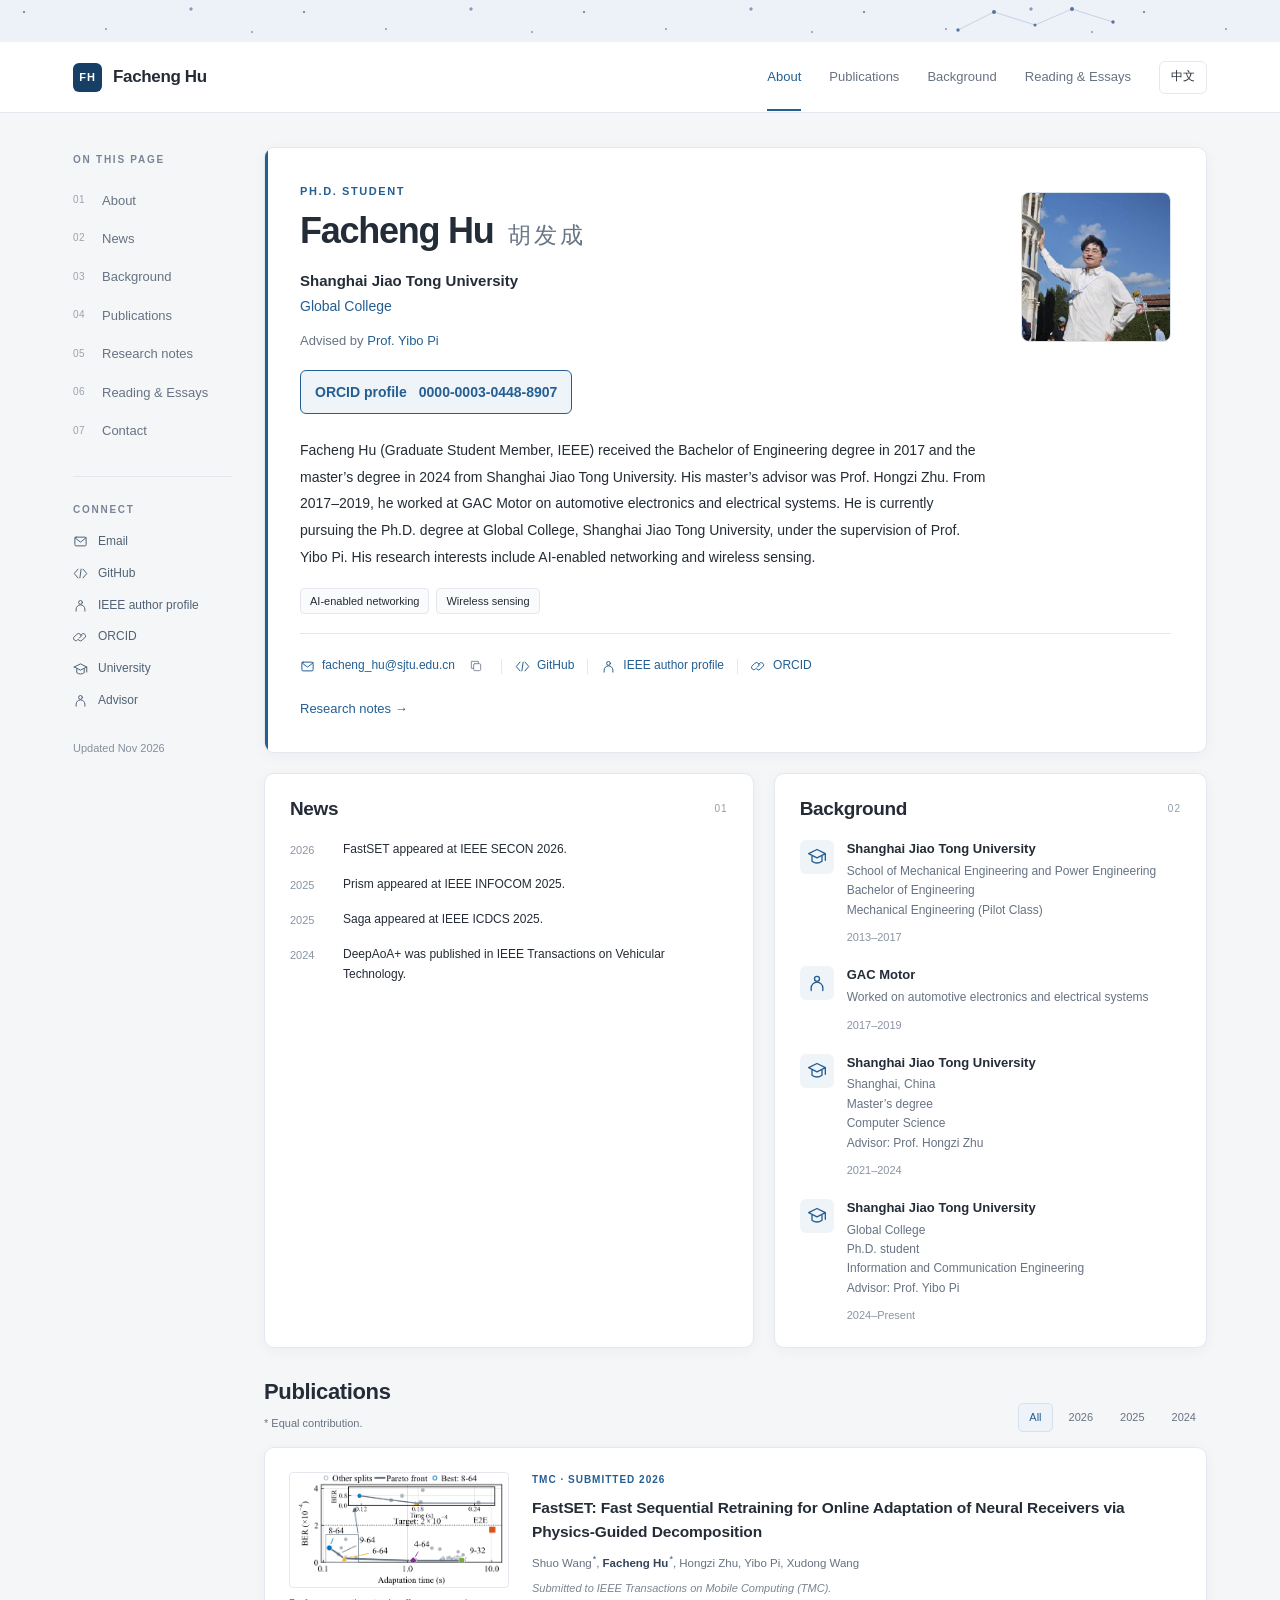
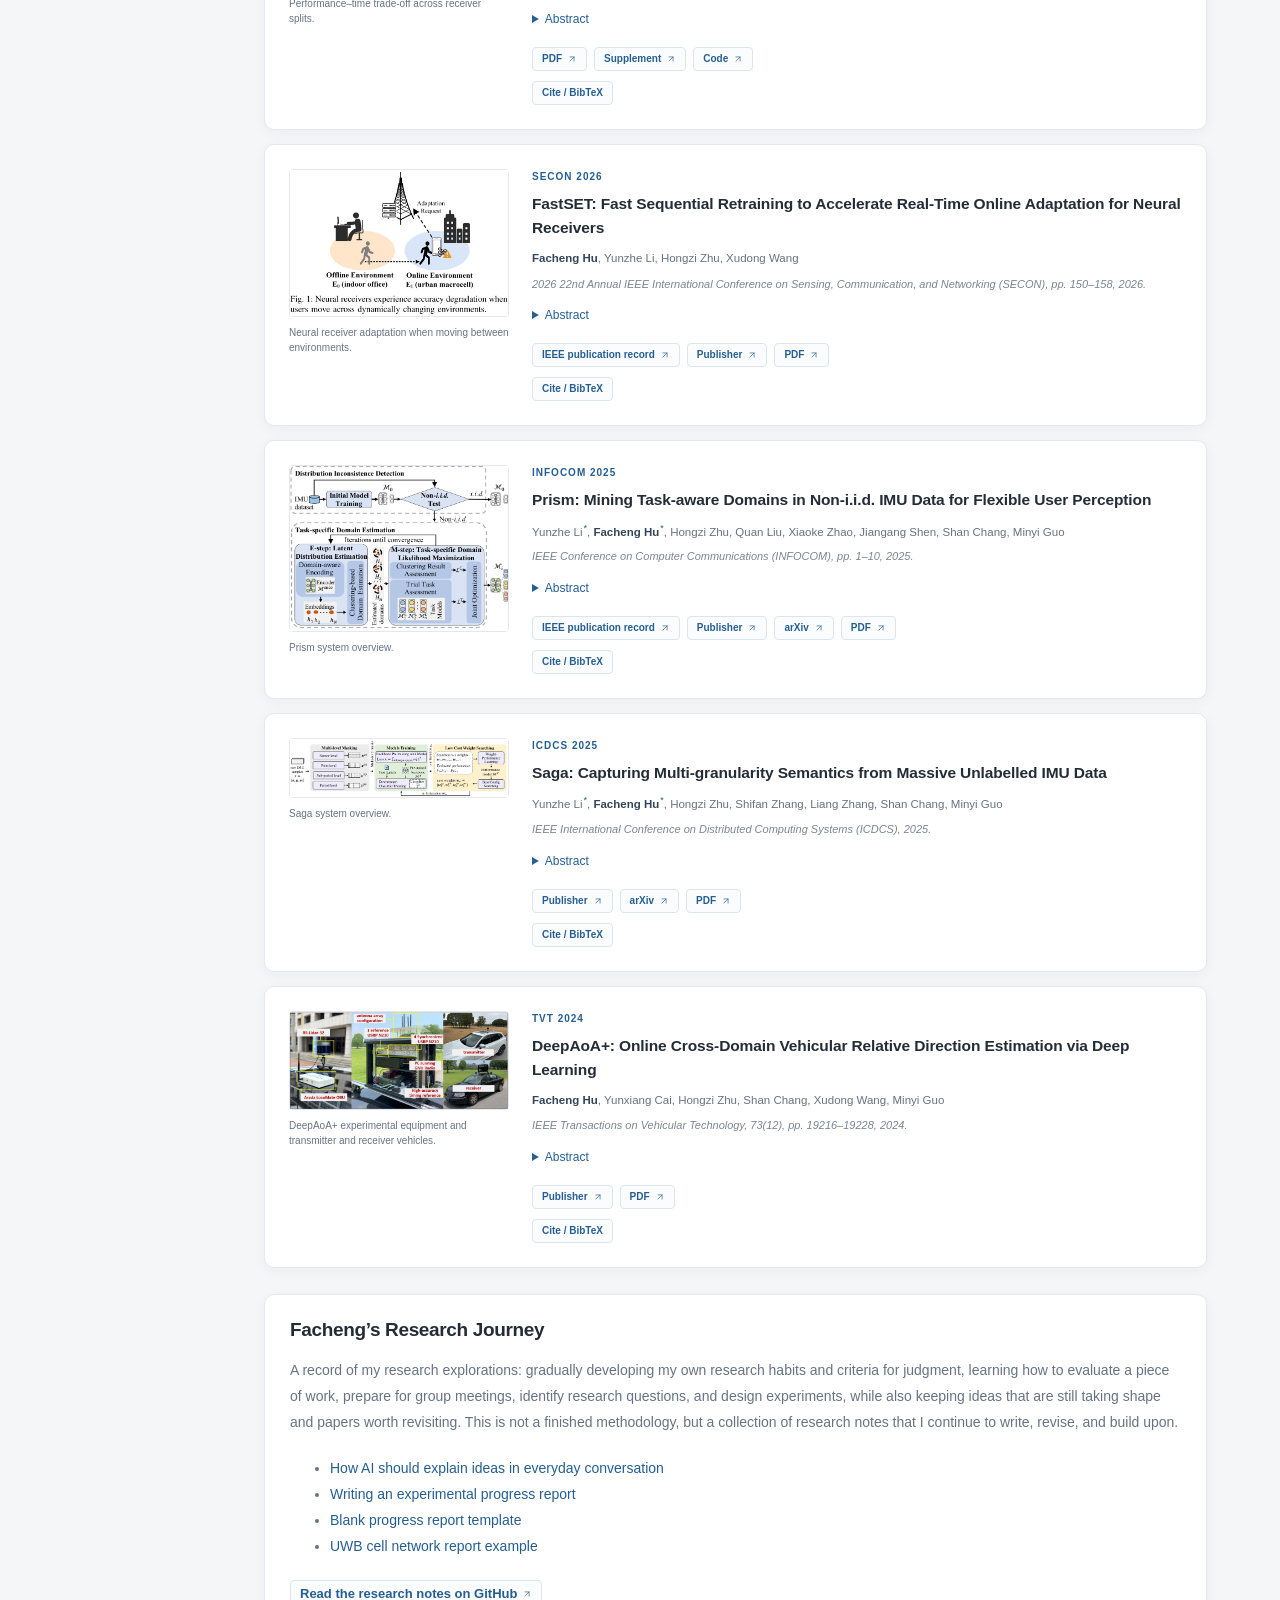
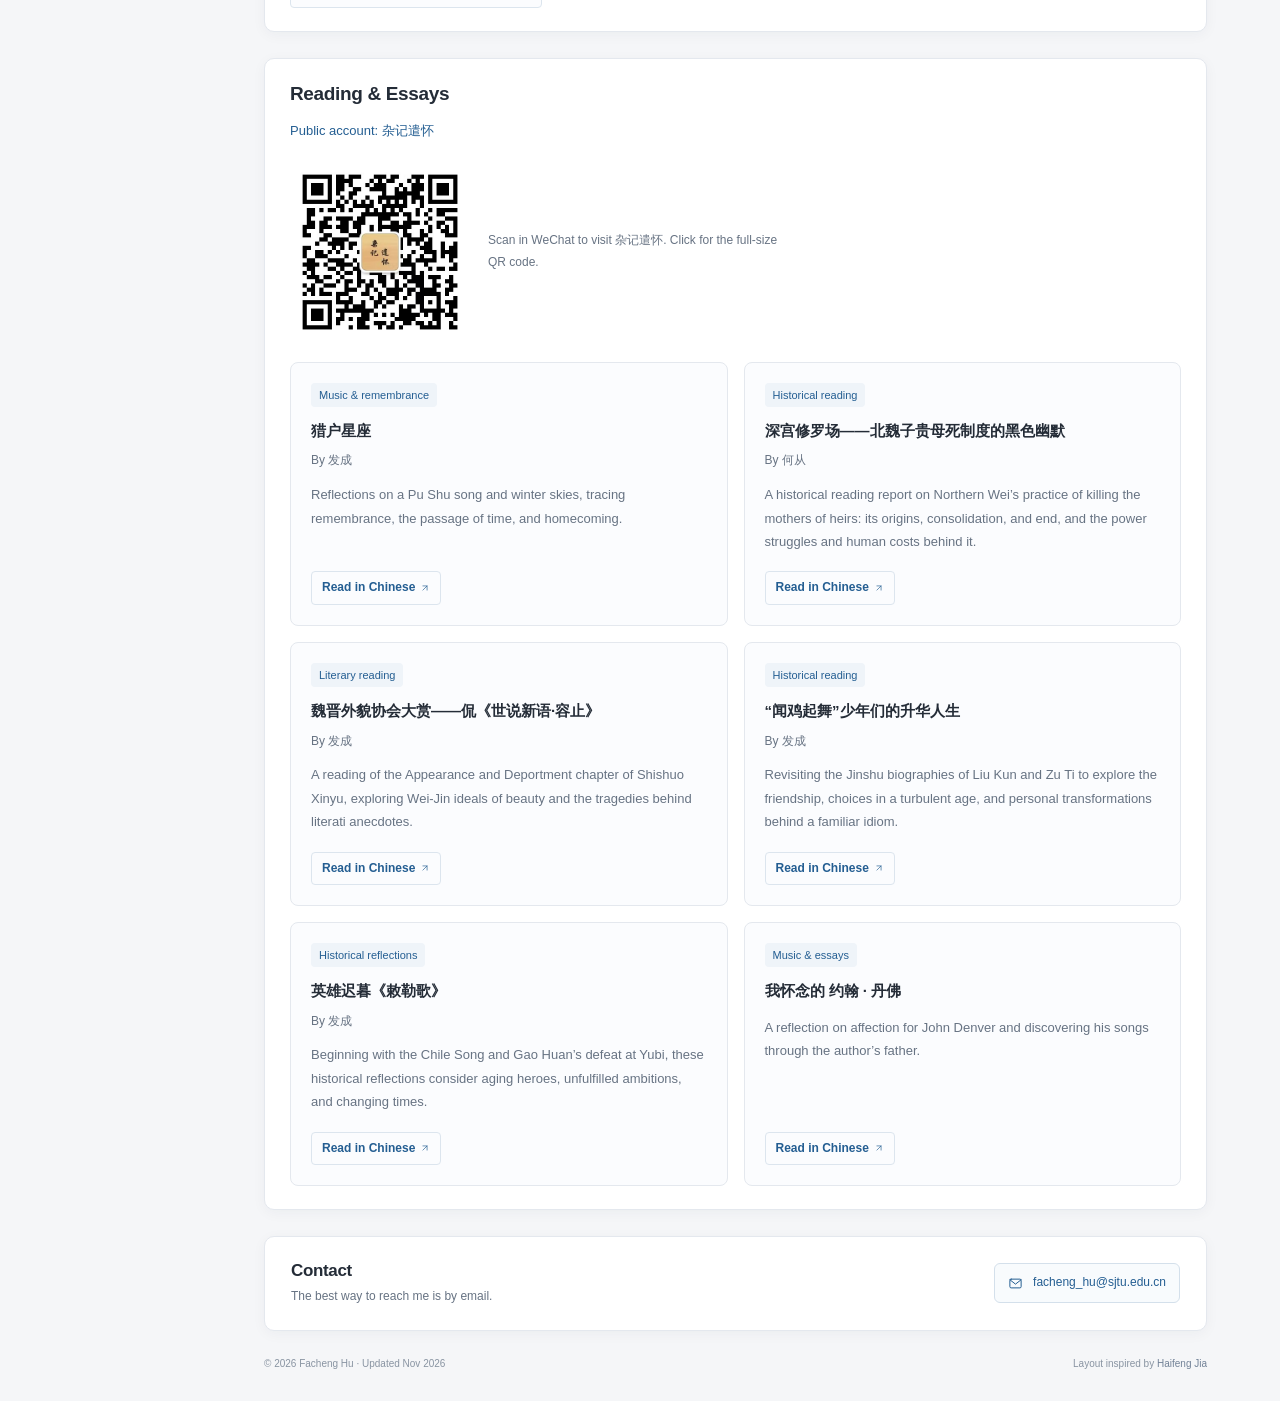
<file: index.html>
<!doctype html>
<html lang="en">
<head>
  <meta charset="utf-8">
  <meta name="viewport" content="width=device-width, initial-scale=1">
  <meta name="description" content="Facheng Hu (Graduate Student Member, IEEE) received the Bachelor of Engineering degree in 2017 and the master’s degree in 2024 from Shanghai Jiao Tong University. His master’s advisor was Prof. Hongzi Zhu. From 2017–2019, he worked at GAC Motor on automotive electronics and electrical systems. He is currently pursuing the Ph.D. degree at Global College, Shanghai Jiao Tong University, under the supervision of Prof. Yibo Pi. His research interests include AI-enabled networking and wireless sensing.">
  <meta name="author" content="Facheng Hu">
  <meta name="theme-color" content="#173f65">
  <meta property="og:type" content="profile">
  <meta property="og:title" content="Facheng Hu · Academic Homepage">
  <meta property="og:description" content="Facheng Hu (Graduate Student Member, IEEE) received the Bachelor of Engineering degree in 2017 and the master’s degree in 2024 from Shanghai Jiao Tong University. His master’s advisor was Prof. Hongzi Zhu. From 2017–2019, he worked at GAC Motor on automotive electronics and electrical systems. He is currently pursuing the Ph.D. degree at Global College, Shanghai Jiao Tong University, under the supervision of Prof. Yibo Pi. His research interests include AI-enabled networking and wireless sensing.">
  <link rel="canonical" href="https://pardonhu.github.io/">
<meta property="og:url" content="https://pardonhu.github.io/">
  <title>Facheng Hu · Academic Homepage</title>
  <link rel="icon" href="assets/favicon.svg" type="image/svg+xml">
  <link rel="stylesheet" href="assets/style.css">
  <script type="application/ld+json">{"@context": "https://schema.org", "@type": "Person", "name": "Facheng Hu", "alternateName": "胡发成", "jobTitle": "Ph.D. Student", "affiliation": {"@type": "CollegeOrUniversity", "name": "Shanghai Jiao Tong University"}, "email": "mailto:facheng_hu@sjtu.edu.cn", "description": "Facheng Hu (Graduate Student Member, IEEE) received the Bachelor of Engineering degree in 2017 and the master’s degree in 2024 from Shanghai Jiao Tong University. His master’s advisor was Prof. Hongzi Zhu. From 2017–2019, he worked at GAC Motor on automotive electronics and electrical systems. He is currently pursuing the Ph.D. degree at Global College, Shanghai Jiao Tong University, under the supervision of Prof. Yibo Pi. His research interests include AI-enabled networking and wireless sensing.", "knowsAbout": ["AI-enabled networking", "Wireless sensing"], "sameAs": ["https://github.com/pardonhu", "https://ieeexplore.ieee.org/author/996384661373839", "https://orcid.org/0000-0003-0448-8907"], "url": "https://pardonhu.github.io/"}</script>
  <script src="assets/main.js" defer></script>
</head>
<body>
  <a class="skip-link" href="#main">Skip to content / 跳转正文</a>
  <div class="starfield" aria-hidden="true">
    <svg viewBox="0 0 180 42" focusable="false" aria-hidden="true">
      <path d="M12 30 48 12 89 25 126 9 167 22" fill="none" stroke="currentColor" stroke-opacity=".25"/>
      <g fill="currentColor"><circle cx="12" cy="30" r="1.7"/><circle cx="48" cy="12" r="2"/><circle cx="89" cy="25" r="1.5"/><circle cx="126" cy="9" r="2"/><circle cx="167" cy="22" r="1.7"/></g>
    </svg>
  </div>
  <header class="topbar">
    <div class="topbar-inner">
      <a class="brand" href="#about" aria-label="Facheng Hu home"><span class="brand-mark" aria-hidden="true">FH</span>Facheng Hu</a>
      <nav class="header-nav" aria-label="Main navigation">
        <a href="#about" aria-current="location"><span data-lang="en" lang="en">About</span><span data-lang="zh" lang="zh-CN">简介</span></a>
        <a href="#publications"><span data-lang="en" lang="en">Publications</span><span data-lang="zh" lang="zh-CN">论文</span></a>
        <a href="#background" class="nav-background"><span data-lang="en" lang="en">Background</span><span data-lang="zh" lang="zh-CN">个人履历</span></a>
        <a href="#reading-notes"><span data-lang="en" lang="en">Reading &amp; Essays</span><span data-lang="zh" lang="zh-CN">读书与随笔</span></a>
        <button class="language-switch js-only" type="button" id="language-switch" aria-label="切换为中文">中文</button>
      </nav>
    </div>
  </header>
  <div class="layout">
    <aside class="sidebar" aria-label="Page navigation and contact links">
      <p class="eyebrow"><span data-lang="en" lang="en">On this page</span><span data-lang="zh" lang="zh-CN">页面导航</span></p>
      <nav class="side-nav" aria-label="Section navigation">
        <a href="#about"><span class="nav-number" aria-hidden="true">01</span><span data-lang="en" lang="en">About</span><span data-lang="zh" lang="zh-CN">简介</span></a>
        <a href="#news"><span class="nav-number" aria-hidden="true">02</span><span data-lang="en" lang="en">News</span><span data-lang="zh" lang="zh-CN">动态</span></a>
        <a href="#background"><span class="nav-number" aria-hidden="true">03</span><span data-lang="en" lang="en">Background</span><span data-lang="zh" lang="zh-CN">个人履历</span></a>
        <a href="#publications"><span class="nav-number" aria-hidden="true">04</span><span data-lang="en" lang="en">Publications</span><span data-lang="zh" lang="zh-CN">论文</span></a>
        <a href="#research-journey"><span class="nav-number" aria-hidden="true">05</span><span data-lang="en" lang="en">Research notes</span><span data-lang="zh" lang="zh-CN">科研笔记</span></a>
        <a href="#reading-notes"><span class="nav-number" aria-hidden="true">06</span><span data-lang="en" lang="en">Reading &amp; Essays</span><span data-lang="zh" lang="zh-CN">读书与随笔</span></a>
        <a href="#contact"><span class="nav-number" aria-hidden="true">07</span><span data-lang="en" lang="en">Contact</span><span data-lang="zh" lang="zh-CN">联系</span></a>
      </nav>
      <p class="eyebrow"><span data-lang="en" lang="en">Connect</span><span data-lang="zh" lang="zh-CN">学术联系</span></p>
      <div class="side-links"><a class="" href="mailto:facheng_hu@sjtu.edu.cn"><svg viewBox="0 0 24 24" fill="none" stroke="currentColor" stroke-width="1.6" stroke-linecap="round" stroke-linejoin="round" aria-hidden="true"><rect x="3" y="5" width="18" height="14" rx="2"/><path d="m3 6 9 7 9-7"/></svg><span data-lang="en" lang="en">Email</span><span data-lang="zh" lang="zh-CN">电子邮件</span></a><a class="" href="https://github.com/pardonhu" target="_blank" rel="noopener noreferrer"><svg viewBox="0 0 24 24" fill="none" stroke="currentColor" stroke-width="1.6" stroke-linecap="round" stroke-linejoin="round" aria-hidden="true"><path d="m8 5-6 7 6 7m8-14 6 7-6 7m-5 0 2-14"/></svg><span data-lang="en" lang="en">GitHub</span><span data-lang="zh" lang="zh-CN">GitHub</span></a><a class="" href="https://ieeexplore.ieee.org/author/996384661373839" target="_blank" rel="noopener noreferrer"><svg viewBox="0 0 24 24" fill="none" stroke="currentColor" stroke-width="1.6" stroke-linecap="round" stroke-linejoin="round" aria-hidden="true"><circle cx="12" cy="7" r="3"/><path d="M5 21v-3a7 7 0 0 1 14 0v3"/></svg><span data-lang="en" lang="en">IEEE author profile</span><span data-lang="zh" lang="zh-CN">IEEE 作者主页</span></a><a class="" href="https://orcid.org/0000-0003-0448-8907" target="_blank" rel="noopener noreferrer"><svg viewBox="0 0 24 24" fill="none" stroke="currentColor" stroke-width="1.6" stroke-linecap="round" stroke-linejoin="round" aria-hidden="true"><path d="m10 13 4-4M8 15l-2 2a4 4 0 0 1-5-5l5-5a4 4 0 0 1 6 0m0 2 3-3a4 4 0 0 1 5 5l-5 5a4 4 0 0 1-6 0"/></svg><span data-lang="en" lang="en">ORCID</span><span data-lang="zh" lang="zh-CN">ORCID</span></a><a class="" href="https://www.sjtu.edu.cn/" target="_blank" rel="noopener noreferrer"><svg viewBox="0 0 24 24" fill="none" stroke="currentColor" stroke-width="1.6" stroke-linecap="round" stroke-linejoin="round" aria-hidden="true"><path d="m2 8 10-5 10 5-10 5L2 8Zm4 3v6c4 3 8 3 12 0v-6M22 8v8"/></svg><span data-lang="en" lang="en">University</span><span data-lang="zh" lang="zh-CN">学校主页</span></a><a class="" href="https://yibopi.github.io/" target="_blank" rel="noopener noreferrer"><svg viewBox="0 0 24 24" fill="none" stroke="currentColor" stroke-width="1.6" stroke-linecap="round" stroke-linejoin="round" aria-hidden="true"><circle cx="12" cy="7" r="3"/><path d="M5 21v-3a7 7 0 0 1 14 0v3"/></svg><span data-lang="en" lang="en">Advisor</span><span data-lang="zh" lang="zh-CN">导师主页</span></a></div>
      <p class="side-note"><span data-lang="en" lang="en">Updated Nov 2026</span><span data-lang="zh" lang="zh-CN">2026 年 11 月更新</span></p>
    </aside>
    <main class="main" id="main">
      <section class="profile card" id="about" aria-labelledby="name-heading">
        <div class="profile-top">
          <div>
            <p class="role-line"><span data-lang="en" lang="en">Ph.D. Student</span><span data-lang="zh" lang="zh-CN">博士研究生</span></p>
            <h1 id="name-heading">Facheng Hu<span class="chinese-name" lang="zh-CN">胡发成</span></h1>
            <p class="affiliation"><a class="" href="https://www.sjtu.edu.cn/" target="_blank" rel="noopener noreferrer"><span data-lang="en" lang="en">Shanghai Jiao Tong University</span><span data-lang="zh" lang="zh-CN">上海交通大学</span></a></p>
            <p class="school"><a class="" href="https://gc.sjtu.edu.cn/" target="_blank" rel="noopener noreferrer"><span data-lang="en" lang="en">Global College</span><span data-lang="zh" lang="zh-CN">Global College</span></a></p>
            <p class="advisor"><span data-lang="en" lang="en">Advised by</span><span data-lang="zh" lang="zh-CN">导师</span> <a class="" href="https://yibopi.github.io/" target="_blank" rel="noopener noreferrer"><span data-lang="en" lang="en">Prof. Yibo Pi</span><span data-lang="zh" lang="zh-CN">皮宜博老师</span></a></p>
          </div>
          <div class="portrait has-photo" data-initials="FH"><img data-portrait src="assets/images/portrait.jpg" alt="Facheng Hu outdoors, raising one arm. / 胡发成的户外肖像，抬起一只手臂。" width="150" height="150"></div>
        </div>
        <p class="orcid-feature"><a class="orcid-profile" href="https://orcid.org/0000-0003-0448-8907" target="_blank" rel="noopener noreferrer"><span data-lang="en" lang="en">ORCID profile</span><span data-lang="zh" lang="zh-CN">ORCID 研究者档案</span><span class="orcid-id">0000-0003-0448-8907</span></a></p>
        <p class="bio"><span data-lang="en" lang="en">Facheng Hu (Graduate Student Member, IEEE) received the Bachelor of Engineering degree in 2017 and the master’s degree in 2024 from Shanghai Jiao Tong University. His master’s advisor was Prof. Hongzi Zhu. From 2017–2019, he worked at GAC Motor on automotive electronics and electrical systems. He is currently pursuing the Ph.D. degree at Global College, Shanghai Jiao Tong University, under the supervision of Prof. Yibo Pi. His research interests include AI-enabled networking and wireless sensing.</span><span data-lang="zh" lang="zh-CN">胡发成（IEEE 研究生会员）于 2017 年在上海交通大学获得工学学士学位，并于 2024 年在上海交通大学获得硕士学位，硕士导师为朱弘恣教授。2017–2019 年在广汽乘用车从事汽车电子电气相关工作。目前在上海交通大学 Global College 攻读博士学位，导师为皮宜博教授。研究兴趣为人工智能赋能的网络和无线感知。</span></p>
        
        <div class="interests"><span class="interest"><span data-lang="en" lang="en">AI-enabled networking</span><span data-lang="zh" lang="zh-CN">人工智能赋能的网络</span></span><span class="interest"><span data-lang="en" lang="en">Wireless sensing</span><span data-lang="zh" lang="zh-CN">无线感知</span></span></div>
        <div class="profile-links"><a class="contact-link" href="mailto:facheng_hu@sjtu.edu.cn"><svg viewBox="0 0 24 24" fill="none" stroke="currentColor" stroke-width="1.6" stroke-linecap="round" stroke-linejoin="round" aria-hidden="true"><rect x="3" y="5" width="18" height="14" rx="2"/><path d="m3 6 9 7 9-7"/></svg>facheng_hu@sjtu.edu.cn</a><button type="button" class="copy-email js-only" data-copy="facheng_hu@sjtu.edu.cn" aria-label="Copy email address"><svg viewBox="0 0 24 24" fill="none" stroke="currentColor" stroke-width="1.6" stroke-linecap="round" stroke-linejoin="round" aria-hidden="true"><rect x="8" y="8" width="12" height="12" rx="2"/><path d="M16 8V4H4v12h4"/></svg></button><span class="contact-separator" aria-hidden="true"></span><a class="contact-link" href="https://github.com/pardonhu" target="_blank" rel="noopener noreferrer"><svg viewBox="0 0 24 24" fill="none" stroke="currentColor" stroke-width="1.6" stroke-linecap="round" stroke-linejoin="round" aria-hidden="true"><path d="m8 5-6 7 6 7m8-14 6 7-6 7m-5 0 2-14"/></svg><span data-lang="en" lang="en">GitHub</span><span data-lang="zh" lang="zh-CN">GitHub</span></a><span class="contact-separator" aria-hidden="true"></span><a class="contact-link" href="https://ieeexplore.ieee.org/author/996384661373839" target="_blank" rel="noopener noreferrer"><svg viewBox="0 0 24 24" fill="none" stroke="currentColor" stroke-width="1.6" stroke-linecap="round" stroke-linejoin="round" aria-hidden="true"><circle cx="12" cy="7" r="3"/><path d="M5 21v-3a7 7 0 0 1 14 0v3"/></svg><span data-lang="en" lang="en">IEEE author profile</span><span data-lang="zh" lang="zh-CN">IEEE 作者主页</span></a><span class="contact-separator" aria-hidden="true"></span><a class="contact-link" href="https://orcid.org/0000-0003-0448-8907" target="_blank" rel="noopener noreferrer"><svg viewBox="0 0 24 24" fill="none" stroke="currentColor" stroke-width="1.6" stroke-linecap="round" stroke-linejoin="round" aria-hidden="true"><path d="m10 13 4-4M8 15l-2 2a4 4 0 0 1-5-5l5-5a4 4 0 0 1 6 0m0 2 3-3a4 4 0 0 1 5 5l-5 5a4 4 0 0 1-6 0"/></svg><span data-lang="en" lang="en">ORCID</span><span data-lang="zh" lang="zh-CN">ORCID</span></a></div>
        <p class="research-jump"><a href="#research-journey"><span data-lang="en" lang="en">Research notes</span><span data-lang="zh" lang="zh-CN">科研笔记</span> →</a></p>
      </section>
      <div class="overview-grid">
        <section class="section-card card" id="news" aria-labelledby="news-heading">
          <div class="section-heading"><h2 id="news-heading"><span data-lang="en" lang="en">News</span><span data-lang="zh" lang="zh-CN">动态</span></h2><span class="section-index" aria-hidden="true">01</span></div>
          <ul class="news-list"><li class="news-item"><span class="news-date">2026</span><div><a class="" href="https://www.proceedings.com/content/086/086473webtoc.pdf#page=4" target="_blank" rel="noopener noreferrer"><span data-lang="en" lang="en">FastSET appeared at IEEE SECON 2026.</span><span data-lang="zh" lang="zh-CN">FastSET 发表于 IEEE SECON 2026。</span></a></div></li><li class="news-item"><span class="news-date">2025</span><div><a class="" href="https://doi.org/10.1109/INFOCOM55648.2025.11044768" target="_blank" rel="noopener noreferrer"><span data-lang="en" lang="en">Prism appeared at IEEE INFOCOM 2025.</span><span data-lang="zh" lang="zh-CN">Prism 发表于 IEEE INFOCOM 2025。</span></a></div></li><li class="news-item"><span class="news-date">2025</span><div><a class="" href="https://doi.org/10.1109/ICDCS63083.2025.00090" target="_blank" rel="noopener noreferrer"><span data-lang="en" lang="en">Saga appeared at IEEE ICDCS 2025.</span><span data-lang="zh" lang="zh-CN">Saga 发表于 IEEE ICDCS 2025。</span></a></div></li><li class="news-item"><span class="news-date">2024</span><div><a class="" href="https://doi.org/10.1109/TVT.2024.3445722" target="_blank" rel="noopener noreferrer"><span data-lang="en" lang="en">DeepAoA+ was published in IEEE Transactions on Vehicular Technology.</span><span data-lang="zh" lang="zh-CN">DeepAoA+ 发表于 IEEE Transactions on Vehicular Technology。</span></a></div></li></ul>
        </section>
        <section class="section-card card" id="background" aria-labelledby="background-heading">
          <div class="section-heading"><h2 id="background-heading"><span data-lang="en" lang="en">Background</span><span data-lang="zh" lang="zh-CN">个人履历</span></h2><span class="section-index" aria-hidden="true">02</span></div>
          <div class="education-item background-item" data-education-index="2"><div class="education-icon" aria-hidden="true"><svg viewBox="0 0 24 24" fill="none" stroke="currentColor" stroke-width="1.6" stroke-linecap="round" stroke-linejoin="round" aria-hidden="true"><path d="m2 8 10-5 10 5-10 5L2 8Zm4 3v6c4 3 8 3 12 0v-6M22 8v8"/></svg></div><div><div class="education-name"><span data-lang="en" lang="en">Shanghai Jiao Tong University</span><span data-lang="zh" lang="zh-CN">上海交通大学</span></div><div class="education-school"><span data-lang="en" lang="en">School of Mechanical Engineering and Power Engineering</span><span data-lang="zh" lang="zh-CN">机械与动力工程学院</span></div><div class="education-degree"><span data-lang="en" lang="en">Bachelor of Engineering</span><span data-lang="zh" lang="zh-CN">工学学士</span></div><div class="education-major"><span data-lang="en" lang="en">Mechanical Engineering (Pilot Class)</span><span data-lang="zh" lang="zh-CN">机械工程（试点班）</span></div><div class="education-period"><span data-lang="en" lang="en">2013–2017</span><span data-lang="zh" lang="zh-CN">2013–2017 年</span></div></div></div><div class="education-item background-item" data-experience-index="0"><div class="education-icon" aria-hidden="true"><svg viewBox="0 0 24 24" fill="none" stroke="currentColor" stroke-width="1.6" stroke-linecap="round" stroke-linejoin="round" aria-hidden="true"><circle cx="12" cy="7" r="3"/><path d="M5 21v-3a7 7 0 0 1 14 0v3"/></svg></div><div><div class="education-name"><span data-lang="en" lang="en">GAC Motor</span><span data-lang="zh" lang="zh-CN">广汽乘用车</span></div><div class="education-degree"><span data-lang="en" lang="en">Worked on automotive electronics and electrical systems</span><span data-lang="zh" lang="zh-CN">从事汽车电子电气相关工作</span></div><div class="education-period"><span data-lang="en" lang="en">2017–2019</span><span data-lang="zh" lang="zh-CN">2017–2019 年</span></div></div></div><div class="education-item background-item" data-education-index="1"><div class="education-icon" aria-hidden="true"><svg viewBox="0 0 24 24" fill="none" stroke="currentColor" stroke-width="1.6" stroke-linecap="round" stroke-linejoin="round" aria-hidden="true"><path d="m2 8 10-5 10 5-10 5L2 8Zm4 3v6c4 3 8 3 12 0v-6M22 8v8"/></svg></div><div><div class="education-name"><span data-lang="en" lang="en">Shanghai Jiao Tong University</span><span data-lang="zh" lang="zh-CN">上海交通大学</span></div><div class="education-school"><span data-lang="en" lang="en">Shanghai, China</span><span data-lang="zh" lang="zh-CN">中国上海</span></div><div class="education-degree"><span data-lang="en" lang="en">Master’s degree</span><span data-lang="zh" lang="zh-CN">硕士学位</span></div><div class="education-major"><span data-lang="en" lang="en">Computer Science</span><span data-lang="zh" lang="zh-CN">计算机专业</span></div><div class="education-degree"><span data-lang="en" lang="en">Advisor: </span><span data-lang="zh" lang="zh-CN">导师：</span><span data-lang="en" lang="en">Prof. Hongzi Zhu</span><span data-lang="zh" lang="zh-CN">朱弘恣教授</span></div><div class="education-period"><span data-lang="en" lang="en">2021–2024</span><span data-lang="zh" lang="zh-CN">2021–2024 年</span></div></div></div><div class="education-item background-item" data-education-index="0"><div class="education-icon" aria-hidden="true"><svg viewBox="0 0 24 24" fill="none" stroke="currentColor" stroke-width="1.6" stroke-linecap="round" stroke-linejoin="round" aria-hidden="true"><path d="m2 8 10-5 10 5-10 5L2 8Zm4 3v6c4 3 8 3 12 0v-6M22 8v8"/></svg></div><div><div class="education-name"><span data-lang="en" lang="en">Shanghai Jiao Tong University</span><span data-lang="zh" lang="zh-CN">上海交通大学</span></div><div class="education-school"><span data-lang="en" lang="en">Global College</span><span data-lang="zh" lang="zh-CN">Global College</span></div><div class="education-degree"><span data-lang="en" lang="en">Ph.D. student</span><span data-lang="zh" lang="zh-CN">博士研究生</span></div><div class="education-major"><span data-lang="en" lang="en">Information and Communication Engineering</span><span data-lang="zh" lang="zh-CN">信息与通信工程</span></div><div class="education-degree"><span data-lang="en" lang="en">Advisor: </span><span data-lang="zh" lang="zh-CN">导师：</span><span data-lang="en" lang="en">Prof. Yibo Pi</span><span data-lang="zh" lang="zh-CN">皮宜博教授</span></div><div class="education-period"><span data-lang="en" lang="en">2024–Present</span><span data-lang="zh" lang="zh-CN">2024–至今</span></div></div></div>
        </section>
      </div>
      <section class="publications" id="publications" aria-labelledby="publications-heading">
        <div class="publications-header">
          <div><h2 id="publications-heading"><span data-lang="en" lang="en">Publications</span><span data-lang="zh" lang="zh-CN">论文</span></h2><p class="section-subtitle"><span data-lang="en" lang="en">* Equal contribution.</span><span data-lang="zh" lang="zh-CN">* 表示共同贡献。</span></p></div>
          <div class="filters js-only" role="group" aria-label="Filter publications by year"><button type="button" class="filter" data-filter="all" aria-pressed="true"><span data-lang="en" lang="en">All</span><span data-lang="zh" lang="zh-CN">全部</span></button><button type="button" class="filter" data-filter="2026" aria-pressed="false">2026</button><button type="button" class="filter" data-filter="2025" aria-pressed="false">2025</button><button type="button" class="filter" data-filter="2024" aria-pressed="false">2024</button></div>
        </div>
        <p class="sr-only" id="filter-status" role="status" aria-live="polite"></p>
        <div class="publication-list"><article class="publication-card card has-figure" data-year="2026" id="paper-fastset-journal">
      <figure class="pub-figure"><a class="figure-image" href="assets/images/fastset-journal-pareto.png" target="_blank" rel="noopener noreferrer"><img loading="lazy" src="assets/images/fastset-journal-pareto.png" alt="Pareto comparison of adaptation time and BER for 40 FastSET splits, with the selected 8–64 split and the E2E reference. / 40 个 FastSET 切分的适应时间与 BER 帕累托比较，标出所选 8–64 切分及 E2E 参考点。" width="1050" height="551"></a><figcaption><span data-lang="en" lang="en">Performance–time trade-off across receiver splits.</span><span data-lang="zh" lang="zh-CN">不同接收机切分的性能与时间权衡。</span></figcaption></figure><div class="pub-content">
        <div class="pub-meta">TMC · Submitted 2026</div>
        <h3 class="pub-title"><a class="" href="assets/papers/fastset-journal.pdf" target="_blank" rel="noopener noreferrer">FastSET: Fast Sequential Retraining for Online Adaptation of Neural Receivers via Physics-Guided Decomposition</a></h3>
        <p class="pub-authors">Shuo Wang<sup>*</sup>, <strong>Facheng Hu</strong><sup>*</sup>, Hongzi Zhu, Yibo Pi, Xudong Wang</p>
        <p class="pub-venue"><span data-lang="en" lang="en">Submitted to IEEE Transactions on Mobile Computing (TMC).</span><span data-lang="zh" lang="zh-CN">已投稿 IEEE Transactions on Mobile Computing（TMC）。</span></p>
        <details class="abstract"><summary><span data-lang="en" lang="en">Abstract</span><span data-lang="zh" lang="zh-CN">摘要</span></summary><p class="pub-description"><span data-lang="en" lang="en">Neural receivers for wireless communication must adapt rapidly to changes in propagation conditions to ensure reliable performance. However, frequent online adaptation incurs significant latency and computational overhead, limiting real-time deployment. We propose FastSET, a fast sequential retraining strategy with a physics-guided estimator–demapper split based on the channel-estimation and demapping functions of conventional receivers. An offline model search balances bit error rate (BER) and adaptation time under a common parameter budget. FastSET first updates the estimator while freezing the demapper, then adapts the demapper if further updates are needed to reach the target BER. We evaluate FastSET in an orthogonal frequency-division multiplexing (OFDM) system using 3GPP tapped delay line (TDL) channel models and channels generated by NVIDIA Sionna ray tracing (RT) in four urban environments. FastSET reduces adaptation computation time by factors of 86.3 and 22.0 relative to end-to-end retraining on TDL-A-to-B and TDL-A-to-C transitions, respectively, with comparable post-adaptation BER. Code is available at https://github.com/pardonhu/FastSET.</span><span data-lang="zh" lang="zh-CN">无线通信中的神经接收机需要快速适应传播条件变化，以保障可靠的接收性能。频繁的在线适应会带来显著的延迟和计算开销，限制实时部署。本文提出快速顺序重训练策略 FastSET，依据传统接收机的信道估计和解映射功能，将神经接收机切分为 estimator 和 demapper。离线模型搜索在相同参数预算下兼顾误码率（BER）与适应时间。在线适应时，FastSET 冻结 demapper 并优先更新 estimator；需要进一步降低 BER 时，再更新 demapper。本文在正交频分复用（OFDM）系统中，采用 3GPP 抽头延迟线（TDL）信道模型和 NVIDIA Sionna 射线追踪生成的四个城市场景信道进行评估。相比端到端重训练，FastSET 在 TDL-A 到 TDL-B 和 TDL-A 到 TDL-C 的环境转换中，分别实现 86.3 倍和 22.0 倍的适应计算加速，并保持相近的适应后 BER。代码见 https://github.com/pardonhu/FastSET。</span></p></details>
        <div class="pub-links"><a class="pub-link" href="assets/papers/fastset-journal.pdf" target="_blank" rel="noopener noreferrer">PDF<svg viewBox="0 0 24 24" fill="none" stroke="currentColor" stroke-width="1.6" stroke-linecap="round" stroke-linejoin="round" aria-hidden="true"><path d="M7 17 17 7M7 7h10v10"/></svg></a><a class="pub-link" href="assets/papers/fastset-supplement.pdf" target="_blank" rel="noopener noreferrer"><span data-lang="en" lang="en">Supplement</span><span data-lang="zh" lang="zh-CN">补充材料</span><svg viewBox="0 0 24 24" fill="none" stroke="currentColor" stroke-width="1.6" stroke-linecap="round" stroke-linejoin="round" aria-hidden="true"><path d="M7 17 17 7M7 7h10v10"/></svg></a><a class="pub-link" href="https://github.com/pardonhu/FastSET" target="_blank" rel="noopener noreferrer"><span data-lang="en" lang="en">Code</span><span data-lang="zh" lang="zh-CN">代码</span><svg viewBox="0 0 24 24" fill="none" stroke="currentColor" stroke-width="1.6" stroke-linecap="round" stroke-linejoin="round" aria-hidden="true"><path d="M7 17 17 7M7 7h10v10"/></svg></a></div>
        <details class="citation">
          <summary class="cite-toggle"><span data-lang="en" lang="en">Cite / BibTeX</span><span data-lang="zh" lang="zh-CN">引用 / BibTeX</span></summary>
          <div class="citation-box"><pre><code id="bib-fastset-journal">@unpublished{wang2026fastsetjournal,
  title = {{FastSET: Fast Sequential Retraining for Online Adaptation of Neural Receivers via Physics-Guided Decomposition}},
  author = {Shuo Wang and Facheng Hu and Hongzi Zhu and Yibo Pi and Xudong Wang},
  year = {2026},
  note = {Submitted to IEEE Transactions on Mobile Computing (TMC).},
  url = {https://pardonhu.github.io/assets/papers/fastset-journal.pdf}
}</code></pre>
          <button class="copy-citation js-only" type="button" data-copy-citation="bib-fastset-journal"><svg viewBox="0 0 24 24" fill="none" stroke="currentColor" stroke-width="1.6" stroke-linecap="round" stroke-linejoin="round" aria-hidden="true"><rect x="8" y="8" width="12" height="12" rx="2"/><path d="M16 8V4H4v12h4"/></svg><span data-lang="en" lang="en">Copy BibTeX</span><span data-lang="zh" lang="zh-CN">复制 BibTeX</span></button></div>
        </details>
      </div>
    </article><article class="publication-card card has-figure" data-year="2026" id="paper-fastset">
      <figure class="pub-figure"><a class="figure-image" href="assets/images/fastset-overview.jpg" target="_blank" rel="noopener noreferrer"><img loading="lazy" src="assets/images/fastset-overview.jpg" alt="FastSET environment switch: a user moves from an indoor office to an urban macrocell, triggering a neural receiver adaptation request. The embedded caption describes accuracy degradation across changing environments. / FastSET 环境切换：用户从室内办公室移动到城市宏小区，触发神经接收机适应请求；原图内嵌图注说明环境变化导致的准确率下降。" width="788" height="528"></a><figcaption><span data-lang="en" lang="en">Neural receiver adaptation when moving between environments.</span><span data-lang="zh" lang="zh-CN">跨环境移动时的神经接收机适应。</span></figcaption></figure><div class="pub-content">
        <div class="pub-meta">SECON 2026</div>
        <h3 class="pub-title"><a class="" href="https://doi.org/10.1109/SECON68281.2026.11579146" target="_blank" rel="noopener noreferrer">FastSET: Fast Sequential Retraining to Accelerate Real-Time Online Adaptation for Neural Receivers</a></h3>
        <p class="pub-authors"><strong>Facheng Hu</strong>, Yunzhe Li, Hongzi Zhu, Xudong Wang</p>
        <p class="pub-venue">2026 22nd Annual IEEE International Conference on Sensing, Communication, and Networking (SECON), pp. 150–158, 2026.</p>
        <details class="abstract"><summary><span data-lang="en" lang="en">Abstract</span><span data-lang="zh" lang="zh-CN">摘要</span></summary><p class="pub-description"><span data-lang="en" lang="en">Neural receivers for wireless communication must adapt rapidly to time-varying channels to ensure reliable performance. However, frequent online adaptation incurs significant latency and computational overhead, limiting real-time deployment. Inspired by the modular design of conventional receivers, we propose FastSET, a fast sequential retraining strategy that decomposes the neural receiver into a neural estimator and a neural demapper, accelerating adaptation via a decoupled twostage sequential update. An offline model search identifies an efficient estimator-demapper split that balances performance and complexity. During online operation, FastSET first updates the estimator with a few gradient steps, then refines the demapper while keeping the estimator frozen, mitigating the inherent moving-target problem and reducing total adaptation time. We evaluate FastSET on a frequency-domain OFDM receiver under 3GPP TDL channel models and ray-traced urban scenarios. Experimental results demonstrate that FastSET achieves 5.1–5.9 × faster adaptation than end-to-end retraining, while limiting BER degradation to within 3% compared to the baseline across diverse dynamic environments.</span><span data-lang="zh" lang="zh-CN">用于无线通信的神经接收机必须快速适应时变信道，以确保可靠的性能。然而，频繁的在线适应会产生显著的延迟和计算开销，限制实时部署。受传统接收机模块化设计的启发，我们提出 FastSET，一种快速顺序重训练策略，将神经接收机分解为神经估计器和神经解映射器，通过解耦的两阶段顺序更新加速适应。离线模型搜索确定一种兼顾性能与复杂度的高效估计器与解映射器划分方式。在线运行时，FastSET 首先通过少量梯度更新步骤更新估计器，然后在保持估计器冻结的同时进一步训练解映射器，从而缓解固有的移动目标问题，并缩短总适应时间。我们在 3GPP 抽头延迟线（TDL）信道模型和射线追踪的城市场景下，使用频域正交频分复用（OFDM）接收机评估 FastSET。实验结果表明，在多种动态环境中，FastSET 的适应速度达到端到端重训练的 5.1–5.9 倍，同时将相对于基线的误码率（BER）性能退化控制在 3% 以内。</span></p></details>
        <div class="pub-links"><a class="pub-link" href="https://ieeexplore.ieee.org/document/11579146/" target="_blank" rel="noopener noreferrer"><span data-lang="en" lang="en">IEEE publication record</span><span data-lang="zh" lang="zh-CN">IEEE 发表记录</span><svg viewBox="0 0 24 24" fill="none" stroke="currentColor" stroke-width="1.6" stroke-linecap="round" stroke-linejoin="round" aria-hidden="true"><path d="M7 17 17 7M7 7h10v10"/></svg></a><a class="pub-link" href="https://doi.org/10.1109/SECON68281.2026.11579146" target="_blank" rel="noopener noreferrer"><span data-lang="en" lang="en">Publisher</span><span data-lang="zh" lang="zh-CN">出版页面</span><svg viewBox="0 0 24 24" fill="none" stroke="currentColor" stroke-width="1.6" stroke-linecap="round" stroke-linejoin="round" aria-hidden="true"><path d="M7 17 17 7M7 7h10v10"/></svg></a><a class="pub-link" href="assets/papers/fastset.pdf" target="_blank" rel="noopener noreferrer">PDF<svg viewBox="0 0 24 24" fill="none" stroke="currentColor" stroke-width="1.6" stroke-linecap="round" stroke-linejoin="round" aria-hidden="true"><path d="M7 17 17 7M7 7h10v10"/></svg></a></div>
        <details class="citation">
          <summary class="cite-toggle"><span data-lang="en" lang="en">Cite / BibTeX</span><span data-lang="zh" lang="zh-CN">引用 / BibTeX</span></summary>
          <div class="citation-box"><pre><code id="bib-fastset">@inproceedings{hu2026fastset,
  title = {{FastSET: Fast Sequential Retraining to Accelerate Real-Time Online Adaptation for Neural Receivers}},
  author = {Facheng Hu and Yunzhe Li and Hongzi Zhu and Xudong Wang},
  booktitle = {2026 22nd Annual IEEE International Conference on Sensing, Communication, and Networking (SECON)},
  year = {2026},
  pages = {150--158},
  doi = {10.1109/SECON68281.2026.11579146}
}</code></pre>
          <button class="copy-citation js-only" type="button" data-copy-citation="bib-fastset"><svg viewBox="0 0 24 24" fill="none" stroke="currentColor" stroke-width="1.6" stroke-linecap="round" stroke-linejoin="round" aria-hidden="true"><rect x="8" y="8" width="12" height="12" rx="2"/><path d="M16 8V4H4v12h4"/></svg><span data-lang="en" lang="en">Copy BibTeX</span><span data-lang="zh" lang="zh-CN">复制 BibTeX</span></button></div>
        </details>
      </div>
    </article><article class="publication-card card has-figure" data-year="2025" id="paper-prism">
      <figure class="pub-figure"><a class="figure-image" href="assets/images/prism-overview.png" target="_blank" rel="noopener noreferrer"><img loading="lazy" src="assets/images/prism-overview.png" alt="Prism system architecture: IMU datasets are tested for non-i.i.d. properties, then partitioned into task-aware domains for model training and online inference. / Prism 系统架构：检测 IMU 数据的非独立同分布特性，划分任务相关域并训练模型，用于在线推理。" width="722" height="547"></a><figcaption><span data-lang="en" lang="en">Prism system overview.</span><span data-lang="zh" lang="zh-CN">Prism 系统概览。</span></figcaption></figure><div class="pub-content">
        <div class="pub-meta">INFOCOM 2025</div>
        <h3 class="pub-title"><a class="" href="https://doi.org/10.1109/INFOCOM55648.2025.11044768" target="_blank" rel="noopener noreferrer">Prism: Mining Task-aware Domains in Non-i.i.d. IMU Data for Flexible User Perception</a></h3>
        <p class="pub-authors">Yunzhe Li<sup>*</sup>, <strong>Facheng Hu</strong><sup>*</sup>, Hongzi Zhu, Quan Liu, Xiaoke Zhao, Jiangang Shen, Shan Chang, Minyi Guo</p>
        <p class="pub-venue">IEEE Conference on Computer Communications (INFOCOM), pp. 1–10, 2025.</p>
        <details class="abstract"><summary><span data-lang="en" lang="en">Abstract</span><span data-lang="zh" lang="zh-CN">摘要</span></summary><p class="pub-description"><span data-lang="en" lang="en">A wide range of user perception applications leverage inertial measurement unit (IMU) data for online prediction. However, restricted by the non-i.i.d. nature of IMU data collected from mobile devices, most systems work well only in a controlled setting (e.g., for a specific user in particular postures), limiting application scenarios. To achieve uncontrolled online prediction on mobile devices, referred to as the flexible user perception (FUP) problem, is attractive but hard. In this paper, we propose a novel scheme, called Prism, which can obtain high FUP accuracy on mobile devices. The core of Prism is to discover task-aware domains embedded in IMU dataset, and to train a domain-aware model on each identified domain. To this end, we design an expectation-maximization (EM) algorithm to estimate latent domains with respect to the specific downstream perception task. Finally, the best-fit model can be automatically selected for use by comparing the test sample and all identified domains in the feature space. We implement Prism on various mobile devices and conduct extensive experiments. Results demonstrate that Prism can achieve the best FUP performance with a low latency.</span><span data-lang="zh" lang="zh-CN">众多用户感知应用利用惯性测量单元（IMU）数据进行在线预测。然而，受移动设备所采集 IMU 数据的非独立同分布特性限制，大多数系统仅在受控条件下（例如特定用户采用特定姿态时）表现良好，这限制了应用场景。在移动设备上实现不受控条件下的在线预测，即灵活用户感知（FUP）问题，具有吸引力，但也很困难。本文提出了一种名为 Prism 的新方案，能够在移动设备上获得较高的 FUP 准确率。Prism 的核心是发现 IMU 数据集中蕴含的任务感知域，并在每个识别出的域上训练一个域感知模型。为此，我们设计了一种期望最大化（EM）算法，针对具体的下游感知任务估计潜在域。最后，通过在特征空间中比较测试样本与所有识别出的域，可以自动选择最合适的模型供使用。我们在多种移动设备上实现了 Prism，并进行了广泛实验。结果表明，Prism 能够以较低的延迟实现最佳 FUP 性能。</span></p></details>
        <div class="pub-links"><a class="pub-link" href="https://ieeexplore.ieee.org/document/11044768/" target="_blank" rel="noopener noreferrer"><span data-lang="en" lang="en">IEEE publication record</span><span data-lang="zh" lang="zh-CN">IEEE 发表记录</span><svg viewBox="0 0 24 24" fill="none" stroke="currentColor" stroke-width="1.6" stroke-linecap="round" stroke-linejoin="round" aria-hidden="true"><path d="M7 17 17 7M7 7h10v10"/></svg></a><a class="pub-link" href="https://doi.org/10.1109/INFOCOM55648.2025.11044768" target="_blank" rel="noopener noreferrer"><span data-lang="en" lang="en">Publisher</span><span data-lang="zh" lang="zh-CN">出版页面</span><svg viewBox="0 0 24 24" fill="none" stroke="currentColor" stroke-width="1.6" stroke-linecap="round" stroke-linejoin="round" aria-hidden="true"><path d="M7 17 17 7M7 7h10v10"/></svg></a><a class="pub-link" href="https://arxiv.org/abs/2501.01598" target="_blank" rel="noopener noreferrer">arXiv<svg viewBox="0 0 24 24" fill="none" stroke="currentColor" stroke-width="1.6" stroke-linecap="round" stroke-linejoin="round" aria-hidden="true"><path d="M7 17 17 7M7 7h10v10"/></svg></a><a class="pub-link" href="https://arxiv.org/pdf/2501.01598" target="_blank" rel="noopener noreferrer">PDF<svg viewBox="0 0 24 24" fill="none" stroke="currentColor" stroke-width="1.6" stroke-linecap="round" stroke-linejoin="round" aria-hidden="true"><path d="M7 17 17 7M7 7h10v10"/></svg></a></div>
        <details class="citation">
          <summary class="cite-toggle"><span data-lang="en" lang="en">Cite / BibTeX</span><span data-lang="zh" lang="zh-CN">引用 / BibTeX</span></summary>
          <div class="citation-box"><pre><code id="bib-prism">@inproceedings{li2025prism,
  title = {{Prism: Mining Task-aware Domains in Non-i.i.d. IMU Data for Flexible User Perception}},
  author = {Yunzhe Li and Facheng Hu and Hongzi Zhu and Quan Liu and Xiaoke Zhao and Jiangang Shen and Shan Chang and Minyi Guo},
  booktitle = {IEEE Conference on Computer Communications (INFOCOM)},
  year = {2025},
  pages = {1--10},
  doi = {10.1109/INFOCOM55648.2025.11044768}
}</code></pre>
          <button class="copy-citation js-only" type="button" data-copy-citation="bib-prism"><svg viewBox="0 0 24 24" fill="none" stroke="currentColor" stroke-width="1.6" stroke-linecap="round" stroke-linejoin="round" aria-hidden="true"><rect x="8" y="8" width="12" height="12" rx="2"/><path d="M16 8V4H4v12h4"/></svg><span data-lang="en" lang="en">Copy BibTeX</span><span data-lang="zh" lang="zh-CN">复制 BibTeX</span></button></div>
        </details>
      </div>
    </article><article class="publication-card card has-figure" data-year="2025" id="paper-saga">
      <figure class="pub-figure"><a class="figure-image" href="assets/images/saga-overview.png" target="_blank" rel="noopener noreferrer"><img loading="lazy" src="assets/images/saga-overview.png" alt="Overview of Saga: multi-level masking, models training, and low cost weight searching. / Saga 总览：多层级掩码、模型训练与低成本权重搜索。" width="1411" height="374"></a><figcaption><span data-lang="en" lang="en">Saga system overview.</span><span data-lang="zh" lang="zh-CN">Saga 系统概览。</span></figcaption></figure><div class="pub-content">
        <div class="pub-meta">ICDCS 2025</div>
        <h3 class="pub-title"><a class="" href="https://doi.org/10.1109/ICDCS63083.2025.00090" target="_blank" rel="noopener noreferrer">Saga: Capturing Multi-granularity Semantics from Massive Unlabelled IMU Data</a></h3>
        <p class="pub-authors">Yunzhe Li<sup>*</sup>, <strong>Facheng Hu</strong><sup>*</sup>, Hongzi Zhu, Shifan Zhang, Liang Zhang, Shan Chang, Minyi Guo</p>
        <p class="pub-venue">IEEE International Conference on Distributed Computing Systems (ICDCS), 2025.</p>
        <details class="abstract"><summary><span data-lang="en" lang="en">Abstract</span><span data-lang="zh" lang="zh-CN">摘要</span></summary><p class="pub-description"><span data-lang="en" lang="en">Inertial measurement units (IMUs), have been prevalently used in a wide range of mobile perception applications such as activity recognition and user authentication, where a large amount of labelled data are normally required to train a satisfactory model. However, it is difficult to label micro-activities in massive IMU data due to the hardness of understanding raw IMU data and the lack of ground truth. In this paper, we propose a novel fine-grained user perception approach, called Saga, which only needs a small amount of labelled IMU data to achieve stunning user perception accuracy. The core idea of Saga is to first pre-train a backbone feature extraction model, utilizing the rich semantic information of different levels embedded in the massive unlabelled IMU data. Meanwhile, for a specific downstream user perception application, Bayesian Optimization is employed to determine the optimal weights for pre-training tasks involving different semantic levels. We implement Saga on five typical mobile phones and evaluate Saga on three typical tasks on three IMU datasets. Results show that when only using about 100 training samples per class, Saga can achieve over 90% accuracy of the full-fledged model trained on over ten thousands training samples with no additional system overhead.</span><span data-lang="zh" lang="zh-CN">惯性测量单元（IMU）已广泛用于活动识别、用户身份认证等各类移动感知应用，这些应用通常需要大量有标签数据才能训练出令人满意的模型。然而，由于原始 IMU 数据难以理解且缺乏真实标注，很难为海量 IMU 数据中的微活动添加标签。本文提出了一种名为 Saga 的新型细粒度用户感知方法，只需少量有标签 IMU 数据即可实现出色的用户感知准确率。Saga 的核心思想是利用海量无标签 IMU 数据中蕴含的不同层级的丰富语义信息，首先预训练一个骨干特征提取模型。同时，针对具体的下游用户感知应用，采用贝叶斯优化来确定涉及不同语义层级的预训练任务的最优权重。我们在五款典型手机上实现了 Saga，并在三个 IMU 数据集上的三项典型任务中对其进行评估。结果表明，每类仅使用约 100 个训练样本时，Saga 就能够达到使用一万多个训练样本训练的完整模型准确率的 90% 以上，且不增加系统开销。</span></p></details>
        <div class="pub-links"><a class="pub-link" href="https://doi.org/10.1109/ICDCS63083.2025.00090" target="_blank" rel="noopener noreferrer"><span data-lang="en" lang="en">Publisher</span><span data-lang="zh" lang="zh-CN">出版页面</span><svg viewBox="0 0 24 24" fill="none" stroke="currentColor" stroke-width="1.6" stroke-linecap="round" stroke-linejoin="round" aria-hidden="true"><path d="M7 17 17 7M7 7h10v10"/></svg></a><a class="pub-link" href="https://arxiv.org/abs/2504.11726" target="_blank" rel="noopener noreferrer">arXiv<svg viewBox="0 0 24 24" fill="none" stroke="currentColor" stroke-width="1.6" stroke-linecap="round" stroke-linejoin="round" aria-hidden="true"><path d="M7 17 17 7M7 7h10v10"/></svg></a><a class="pub-link" href="https://arxiv.org/pdf/2504.11726" target="_blank" rel="noopener noreferrer">PDF<svg viewBox="0 0 24 24" fill="none" stroke="currentColor" stroke-width="1.6" stroke-linecap="round" stroke-linejoin="round" aria-hidden="true"><path d="M7 17 17 7M7 7h10v10"/></svg></a></div>
        <details class="citation">
          <summary class="cite-toggle"><span data-lang="en" lang="en">Cite / BibTeX</span><span data-lang="zh" lang="zh-CN">引用 / BibTeX</span></summary>
          <div class="citation-box"><pre><code id="bib-saga">@inproceedings{li2025saga,
  title = {{Saga: Capturing Multi-granularity Semantics from Massive Unlabelled IMU Data}},
  author = {Yunzhe Li and Facheng Hu and Hongzi Zhu and Shifan Zhang and Liang Zhang and Shan Chang and Minyi Guo},
  booktitle = {IEEE International Conference on Distributed Computing Systems (ICDCS)},
  year = {2025},
  doi = {10.1109/ICDCS63083.2025.00090}
}</code></pre>
          <button class="copy-citation js-only" type="button" data-copy-citation="bib-saga"><svg viewBox="0 0 24 24" fill="none" stroke="currentColor" stroke-width="1.6" stroke-linecap="round" stroke-linejoin="round" aria-hidden="true"><rect x="8" y="8" width="12" height="12" rx="2"/><path d="M16 8V4H4v12h4"/></svg><span data-lang="en" lang="en">Copy BibTeX</span><span data-lang="zh" lang="zh-CN">复制 BibTeX</span></button></div>
        </details>
      </div>
    </article><article class="publication-card card has-figure" data-year="2024" id="paper-deepaoa">
      <figure class="pub-figure"><a class="figure-image" href="assets/images/deepaoa-overview.jpg" target="_blank" rel="noopener noreferrer"><img loading="lazy" src="assets/images/deepaoa-overview.jpg" alt="DeepAoA+ experimental setup with labeled lidar and onboard unit, antenna array, synchronized USRP receivers, timing reference, computer, and transmitter and receiver vehicles. / DeepAoA+ 实验装置：标注了激光雷达与车载单元、天线阵列、同步 USRP 接收设备、时间基准、计算机，以及发射车和接收车。" width="776" height="348"></a><figcaption><span data-lang="en" lang="en">DeepAoA+ experimental equipment and transmitter and receiver vehicles.</span><span data-lang="zh" lang="zh-CN">DeepAoA+ 实验设备与发射、接收车辆。</span></figcaption></figure><div class="pub-content">
        <div class="pub-meta">TVT 2024</div>
        <h3 class="pub-title"><a class="" href="https://doi.org/10.1109/TVT.2024.3445722" target="_blank" rel="noopener noreferrer">DeepAoA+: Online Cross-Domain Vehicular Relative Direction Estimation via Deep Learning</a></h3>
        <p class="pub-authors"><strong>Facheng Hu</strong>, Yunxiang Cai, Hongzi Zhu, Shan Chang, Xudong Wang, Minyi Guo</p>
        <p class="pub-venue">IEEE Transactions on Vehicular Technology, 73(12), pp. 19216–19228, 2024.</p>
        <details class="abstract"><summary><span data-lang="en" lang="en">Abstract</span><span data-lang="zh" lang="zh-CN">摘要</span></summary><p class="pub-description"><span data-lang="en" lang="en">Relative direction estimation among neighboring vehicles in urban environments is essential to a wide variety of driving safety applications. To obtain accurate direction information solely from vehicle-to-vehicle (V2V) communications is desirable but very challenging due to enormous multipath effects. In this paper, we propose an online cross-domain vehicular relative direction estimation method, called DeepAoA+, based on a domain adaptive deep learning method. More specifically, the channel state information (CSI) is estimated from a set of synchronized receiving radios at a receiver vehicle. By taking the CSI phase difference between a pair of such radios, CSI phase errors in the baseband can be effectively eliminated, which makes a compelling feature to represent the direction of incident radio frequency (RF) signals and the dynamic channel characteristics. Moreover, to conquer the non-i.i.d(independent and identically distributed) problem caused by dynamic environments, DeepAoA+ discovers latent domains in the CSI phase difference dataset. For each identified domain, a domain-specific model is trained to estimate the Angle-of-Arrival (AoA) of incoming signals. To this end, a framework based on an expectation-maximization (EM) algorithm is proposed to obtain domain partitions considering downstream AoA estimation tasks. Furthermore, a pre-training technique is used to enhance the robustness of AoA estimation with misclassified test samples. We implement a prototype of DeepAoA+, using four synchronized Universal Software Radio Peripherals (USRPs) from various scenarios, and conduct extensive real-world experiments. The results demonstrate that DeepAoA+ can achieve the best AoA estimation with low latency.</span><span data-lang="zh" lang="zh-CN">城市环境中相邻车辆之间的相对方向估计对于各类驾驶安全应用至关重要。仅通过车与车（V2V）通信获取准确的方向信息很有价值，但由于严重的多径效应，这一任务极具挑战性。本文提出了一种基于域自适应深度学习方法的在线跨域车辆相对方向估计方法，称为 DeepAoA+。具体而言，在接收车辆上通过一组同步接收无线电设备估计信道状态信息（CSI）。通过计算其中一对无线电设备之间的 CSI 相位差，可以有效消除基带中的 CSI 相位误差，从而形成一种有效特征，用于表示入射射频（RF）信号的方向和动态信道特性。此外，为克服动态环境导致的非独立同分布问题，DeepAoA+ 在 CSI 相位差数据集中发现潜在域。针对每个识别出的域，训练一个域专属模型来估计入射信号的到达角（AoA）。为此，提出了一个基于期望最大化（EM）算法的框架，在考虑下游 AoA 估计任务的情况下获得域划分。此外，采用预训练技术来增强 AoA 估计在测试样本被错误分类时的鲁棒性。我们使用四台同步的通用软件无线电外设（USRP），在多种场景下实现了 DeepAoA+ 原型，并进行了广泛的真实环境实验。结果表明，DeepAoA+ 能够以较低的延迟实现最佳 AoA 估计。</span></p></details>
        <div class="pub-links"><a class="pub-link" href="https://doi.org/10.1109/TVT.2024.3445722" target="_blank" rel="noopener noreferrer"><span data-lang="en" lang="en">Publisher</span><span data-lang="zh" lang="zh-CN">出版页面</span><svg viewBox="0 0 24 24" fill="none" stroke="currentColor" stroke-width="1.6" stroke-linecap="round" stroke-linejoin="round" aria-hidden="true"><path d="M7 17 17 7M7 7h10v10"/></svg></a><a class="pub-link" href="assets/papers/deepaoa-plus.pdf" target="_blank" rel="noopener noreferrer">PDF<svg viewBox="0 0 24 24" fill="none" stroke="currentColor" stroke-width="1.6" stroke-linecap="round" stroke-linejoin="round" aria-hidden="true"><path d="M7 17 17 7M7 7h10v10"/></svg></a></div>
        <details class="citation">
          <summary class="cite-toggle"><span data-lang="en" lang="en">Cite / BibTeX</span><span data-lang="zh" lang="zh-CN">引用 / BibTeX</span></summary>
          <div class="citation-box"><pre><code id="bib-deepaoa">@article{hu2024deepaoa,
  title = {{DeepAoA+: Online Cross-Domain Vehicular Relative Direction Estimation via Deep Learning}},
  author = {Facheng Hu and Yunxiang Cai and Hongzi Zhu and Shan Chang and Xudong Wang and Minyi Guo},
  journal = {IEEE Transactions on Vehicular Technology},
  year = {2024},
  volume = {73},
  number = {12},
  pages = {19216--19228},
  doi = {10.1109/TVT.2024.3445722}
}</code></pre>
          <button class="copy-citation js-only" type="button" data-copy-citation="bib-deepaoa"><svg viewBox="0 0 24 24" fill="none" stroke="currentColor" stroke-width="1.6" stroke-linecap="round" stroke-linejoin="round" aria-hidden="true"><rect x="8" y="8" width="12" height="12" rx="2"/><path d="M16 8V4H4v12h4"/></svg><span data-lang="en" lang="en">Copy BibTeX</span><span data-lang="zh" lang="zh-CN">复制 BibTeX</span></button></div>
        </details>
      </div>
    </article></div>
      </section>

      <section class="research-journey section-card card" id="research-journey" aria-labelledby="research-journey-heading"><h2 id="research-journey-heading"><span data-lang="en" lang="en">Facheng’s Research Journey</span><span data-lang="zh" lang="zh-CN">发成的科研探索之旅</span></h2><p class="research-description"><span data-lang="en" lang="en">A record of my research explorations: gradually developing my own research habits and criteria for judgment, learning how to evaluate a piece of work, prepare for group meetings, identify research questions, and design experiments, while also keeping ideas that are still taking shape and papers worth revisiting. This is not a finished methodology, but a collection of research notes that I continue to write, revise, and build upon.</span><span data-lang="zh" lang="zh-CN">记录我的科研探索：逐步形成自己的科研习惯与判断标准，学习如何评价一项工作、准备组会、寻找问题和设计实验，也保存尚未成熟的想法与值得反复阅读的论文。这不是一份完成的方法论，而是一份由我持续书写、修正和积累的研究笔记。</span></p><ul class="research-description"><li><a class="" href="research-notes/ai-communication/"><span data-lang="en" lang="en">How AI should explain ideas in everyday conversation</span><span data-lang="zh" lang="zh-CN">AI 平时就该怎样说人话</span></a></li><li><a class="" href="research-notes/report-lessons/"><span data-lang="en" lang="en">Writing an experimental progress report</span><span data-lang="zh" lang="zh-CN">组会报告的制作经验</span></a></li><li><a class="" href="research-notes/report-template/"><span data-lang="en" lang="en">Blank progress report template</span><span data-lang="zh" lang="zh-CN">实验进展组会空白模板</span></a></li><li><a class="" href="research-notes/uwb-report/"><span data-lang="en" lang="en">UWB cell network report example</span><span data-lang="zh" lang="zh-CN">UWB 电芯组网报告范例</span></a></li></ul><a class="pub-link research-repository" href="https://github.com/pardonhu/facheng-research-journey" target="_blank" rel="noopener noreferrer"><span data-lang="en" lang="en">Read the research notes on GitHub</span><span data-lang="zh" lang="zh-CN">在 GitHub 阅读科研笔记</span><svg viewBox="0 0 24 24" fill="none" stroke="currentColor" stroke-width="1.6" stroke-linecap="round" stroke-linejoin="round" aria-hidden="true"><path d="M7 17 17 7M7 7h10v10"/></svg></a></section>
      <section class="reading-notes section-card card" id="reading-notes" aria-labelledby="reading-heading"><h2 id="reading-heading"><span data-lang="en" lang="en">Reading &amp; Essays</span><span data-lang="zh" lang="zh-CN">读书与随笔</span></h2><p class="reading-account"><span data-lang="en" lang="en">Public account: </span><span data-lang="zh" lang="zh-CN">公众号：</span>杂记遣怀</p><figure class="reading-qr"><a class="reading-qr-link" href="assets/images/wechat-qr.png" target="_blank" rel="noopener noreferrer"><img src="assets/images/wechat-qr.png" alt="杂记遣怀微信公众号二维码" width="430" height="430"></a><figcaption><span data-lang="en" lang="en">Scan in WeChat to visit 杂记遣怀. Click for the full-size QR code.</span><span data-lang="zh" lang="zh-CN">微信扫码访问“杂记遣怀”公众号；点击查看完整尺寸二维码。</span></figcaption></figure><div class="reading-grid"><article class="reading-note"><div class="reading-meta"><span class="reading-category"><span data-lang="en" lang="en">Music &amp; remembrance</span><span data-lang="zh" lang="zh-CN">音乐与怀想</span></span></div><h3 lang="zh-CN">猎户星座</h3><p class="reading-author"><span data-lang="en" lang="en">By </span><span data-lang="zh" lang="zh-CN">作者：</span><span lang="zh-CN">发成</span></p><p class="reading-summary"><span data-lang="en" lang="en">Reflections on a Pu Shu song and winter skies, tracing remembrance, the passage of time, and homecoming.</span><span data-lang="zh" lang="zh-CN">从朴树的歌曲与冬日星空出发，写回忆、时间流逝与归乡。</span></p><a class="pub-link reading-original" href="https://mp.weixin.qq.com/s/xrk3NmYKp0TA-j-8uzsUAA" target="_blank" rel="noopener noreferrer"><span data-lang="en" lang="en">Read in Chinese</span><span data-lang="zh" lang="zh-CN">阅读原文</span><svg viewBox="0 0 24 24" fill="none" stroke="currentColor" stroke-width="1.6" stroke-linecap="round" stroke-linejoin="round" aria-hidden="true"><path d="M7 17 17 7M7 7h10v10"/></svg></a></article><article class="reading-note"><div class="reading-meta"><span class="reading-category"><span data-lang="en" lang="en">Historical reading</span><span data-lang="zh" lang="zh-CN">历史阅读</span></span></div><h3 lang="zh-CN">深宫修罗场——北魏子贵母死制度的黑色幽默</h3><p class="reading-author"><span data-lang="en" lang="en">By </span><span data-lang="zh" lang="zh-CN">作者：</span><span lang="zh-CN">何从</span></p><p class="reading-summary"><span data-lang="en" lang="en">A historical reading report on Northern Wei’s practice of killing the mothers of heirs: its origins, consolidation, and end, and the power struggles and human costs behind it.</span><span data-lang="zh" lang="zh-CN">围绕北魏“子贵母死”制度的历史读书报告，梳理其起源、巩固与终结，思考权力斗争及其对个体的伤害。</span></p><a class="pub-link reading-original" href="https://mp.weixin.qq.com/s/wZiHg6oNw5ok62wXAi2_vA" target="_blank" rel="noopener noreferrer"><span data-lang="en" lang="en">Read in Chinese</span><span data-lang="zh" lang="zh-CN">阅读原文</span><svg viewBox="0 0 24 24" fill="none" stroke="currentColor" stroke-width="1.6" stroke-linecap="round" stroke-linejoin="round" aria-hidden="true"><path d="M7 17 17 7M7 7h10v10"/></svg></a></article><article class="reading-note"><div class="reading-meta"><span class="reading-category"><span data-lang="en" lang="en">Literary reading</span><span data-lang="zh" lang="zh-CN">文学阅读</span></span></div><h3 lang="zh-CN">魏晋外貌协会大赏——侃《世说新语·容止》</h3><p class="reading-author"><span data-lang="en" lang="en">By </span><span data-lang="zh" lang="zh-CN">作者：</span><span lang="zh-CN">发成</span></p><p class="reading-summary"><span data-lang="en" lang="en">A reading of the Appearance and Deportment chapter of Shishuo Xinyu, exploring Wei-Jin ideals of beauty and the tragedies behind literati anecdotes.</span><span data-lang="zh" lang="zh-CN">围绕《世说新语·容止》的容貌与举止品评，闲谈魏晋士人的审美风尚及风流轶事背后的悲剧。</span></p><a class="pub-link reading-original" href="https://mp.weixin.qq.com/s/xRUlN4Pcs_biWIcqLU_5BQ" target="_blank" rel="noopener noreferrer"><span data-lang="en" lang="en">Read in Chinese</span><span data-lang="zh" lang="zh-CN">阅读原文</span><svg viewBox="0 0 24 24" fill="none" stroke="currentColor" stroke-width="1.6" stroke-linecap="round" stroke-linejoin="round" aria-hidden="true"><path d="M7 17 17 7M7 7h10v10"/></svg></a></article><article class="reading-note"><div class="reading-meta"><span class="reading-category"><span data-lang="en" lang="en">Historical reading</span><span data-lang="zh" lang="zh-CN">历史阅读</span></span></div><h3 lang="zh-CN">“闻鸡起舞”少年们的升华人生</h3><p class="reading-author"><span data-lang="en" lang="en">By </span><span data-lang="zh" lang="zh-CN">作者：</span><span lang="zh-CN">发成</span></p><p class="reading-summary"><span data-lang="en" lang="en">Revisiting the Jinshu biographies of Liu Kun and Zu Ti to explore the friendship, choices in a turbulent age, and personal transformations behind a familiar idiom.</span><span data-lang="zh" lang="zh-CN">重读《晋书》中的刘琨、祖逖传记，追索“闻鸡起舞”背后的友谊、乱世抉择与人生转变。</span></p><a class="pub-link reading-original" href="https://mp.weixin.qq.com/s/K9kZ77K7tmjc5PLO8gU52w" target="_blank" rel="noopener noreferrer"><span data-lang="en" lang="en">Read in Chinese</span><span data-lang="zh" lang="zh-CN">阅读原文</span><svg viewBox="0 0 24 24" fill="none" stroke="currentColor" stroke-width="1.6" stroke-linecap="round" stroke-linejoin="round" aria-hidden="true"><path d="M7 17 17 7M7 7h10v10"/></svg></a></article><article class="reading-note"><div class="reading-meta"><span class="reading-category"><span data-lang="en" lang="en">Historical reflections</span><span data-lang="zh" lang="zh-CN">历史随笔</span></span></div><h3 lang="zh-CN">英雄迟暮《敕勒歌》</h3><p class="reading-author"><span data-lang="en" lang="en">By </span><span data-lang="zh" lang="zh-CN">作者：</span><span lang="zh-CN">发成</span></p><p class="reading-summary"><span data-lang="en" lang="en">Beginning with the Chile Song and Gao Huan’s defeat at Yubi, these historical reflections consider aging heroes, unfulfilled ambitions, and changing times.</span><span data-lang="zh" lang="zh-CN">从《敕勒歌》与高欢玉璧兵败的故事切入，读英雄迟暮、壮志未酬与时代变迁。</span></p><a class="pub-link reading-original" href="https://mp.weixin.qq.com/s/cilRgAzcsfic_dd--5oJGw" target="_blank" rel="noopener noreferrer"><span data-lang="en" lang="en">Read in Chinese</span><span data-lang="zh" lang="zh-CN">阅读原文</span><svg viewBox="0 0 24 24" fill="none" stroke="currentColor" stroke-width="1.6" stroke-linecap="round" stroke-linejoin="round" aria-hidden="true"><path d="M7 17 17 7M7 7h10v10"/></svg></a></article><article class="reading-note"><div class="reading-meta"><span class="reading-category"><span data-lang="en" lang="en">Music &amp; essays</span><span data-lang="zh" lang="zh-CN">音乐与随笔</span></span></div><h3 lang="zh-CN">我怀念的 约翰 · 丹佛</h3><p class="reading-summary"><span data-lang="en" lang="en">A reflection on affection for John Denver and discovering his songs through the author’s father.</span><span data-lang="zh" lang="zh-CN">写对约翰·丹佛的喜爱，以及受父亲影响接触其歌曲的经历。</span></p><a class="pub-link reading-original" href="https://mp.weixin.qq.com/s/qr12cl9yo03XHMPerka75g" target="_blank" rel="noopener noreferrer"><span data-lang="en" lang="en">Read in Chinese</span><span data-lang="zh" lang="zh-CN">阅读原文</span><svg viewBox="0 0 24 24" fill="none" stroke="currentColor" stroke-width="1.6" stroke-linecap="round" stroke-linejoin="round" aria-hidden="true"><path d="M7 17 17 7M7 7h10v10"/></svg></a></article></div></section>
      <section class="contact-card card" id="contact" aria-labelledby="contact-heading">
        <div><h2 id="contact-heading"><span data-lang="en" lang="en">Contact</span><span data-lang="zh" lang="zh-CN">联系</span></h2><p class="contact-caption"><span data-lang="en" lang="en">The best way to reach me is by email.</span><span data-lang="zh" lang="zh-CN">欢迎通过电子邮件联系。</span></p></div>
        <a class="contact-button" href="mailto:facheng_hu@sjtu.edu.cn"><svg viewBox="0 0 24 24" fill="none" stroke="currentColor" stroke-width="1.6" stroke-linecap="round" stroke-linejoin="round" aria-hidden="true"><rect x="3" y="5" width="18" height="14" rx="2"/><path d="m3 6 9 7 9-7"/></svg>facheng_hu@sjtu.edu.cn</a>
      </section>
      <footer class="footer"><span>© 2026 Facheng Hu · <span data-lang="en" lang="en">Updated Nov 2026</span><span data-lang="zh" lang="zh-CN">2026 年 11 月更新</span></span><span><span data-lang="en" lang="en">Layout inspired by</span><span data-lang="zh" lang="zh-CN">布局参考</span> <a class="" href="https://haifengjia.github.io/" target="_blank" rel="noopener noreferrer">Haifeng Jia</a></span></footer>
    </main>
  </div>
  <div id="toast" class="toast" role="status" aria-live="polite" hidden></div>
</body>
</html>
</file>
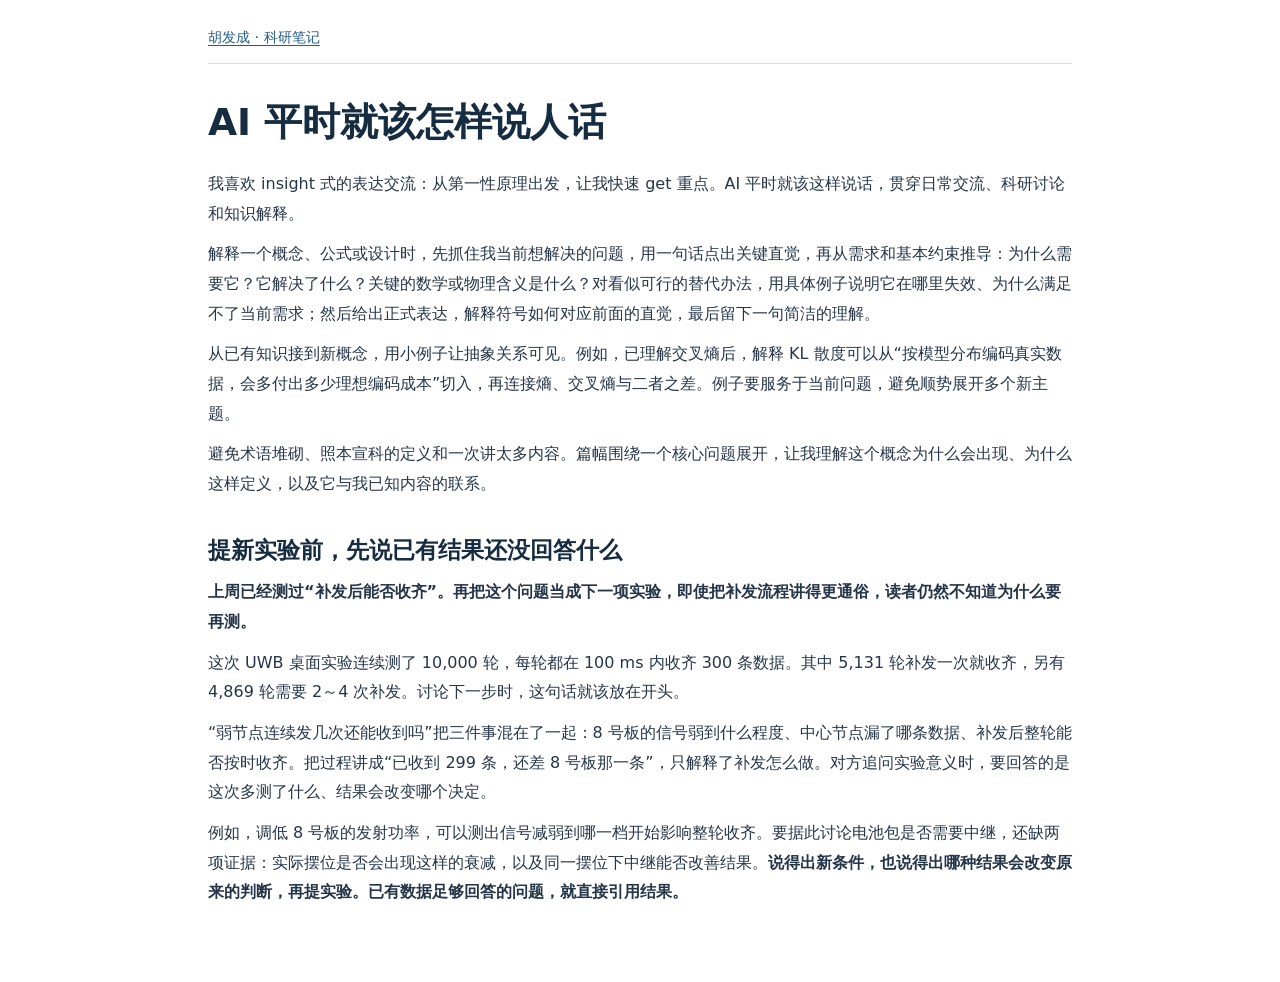
<file: research-notes/ai-communication/index.html>
<!doctype html>
<html lang="zh-CN">
<head>
  <meta charset="utf-8">
  <meta name="viewport" content="width=device-width, initial-scale=1">
  <title>AI 平时就该怎样说人话 · 胡发成的科研笔记</title>
  <link rel="stylesheet" href="../notes.css">
</head>
<body>
  <nav aria-label="科研笔记"><a href="../../#research-journey">胡发成 · 科研笔记</a></nav>
  <main><article><h1>AI 平时就该怎样说人话</h1>
<p>我喜欢 insight 式的表达交流：从第一性原理出发，让我快速 get 重点。AI 平时就该这样说话，贯穿日常交流、科研讨论和知识解释。</p>
<p>解释一个概念、公式或设计时，先抓住我当前想解决的问题，用一句话点出关键直觉，再从需求和基本约束推导：为什么需要它？它解决了什么？关键的数学或物理含义是什么？对看似可行的替代办法，用具体例子说明它在哪里失效、为什么满足不了当前需求；然后给出正式表达，解释符号如何对应前面的直觉，最后留下一句简洁的理解。</p>
<p>从已有知识接到新概念，用小例子让抽象关系可见。例如，已理解交叉熵后，解释 KL 散度可以从“按模型分布编码真实数据，会多付出多少理想编码成本”切入，再连接熵、交叉熵与二者之差。例子要服务于当前问题，避免顺势展开多个新主题。</p>
<p>避免术语堆砌、照本宣科的定义和一次讲太多内容。篇幅围绕一个核心问题展开，让我理解这个概念为什么会出现、为什么这样定义，以及它与我已知内容的联系。</p>
<h2>提新实验前，先说已有结果还没回答什么</h2>
<p><strong>上周已经测过“补发后能否收齐”。再把这个问题当成下一项实验，即使把补发流程讲得更通俗，读者仍然不知道为什么要再测。</strong></p>
<p>这次 UWB 桌面实验连续测了 10,000 轮，每轮都在 100 ms 内收齐 300 条数据。其中 5,131 轮补发一次就收齐，另有 4,869 轮需要 2～4 次补发。讨论下一步时，这句话就该放在开头。</p>
<p>“弱节点连续发几次还能收到吗”把三件事混在了一起：8 号板的信号弱到什么程度、中心节点漏了哪条数据、补发后整轮能否按时收齐。把过程讲成“已收到 299 条，还差 8 号板那一条”，只解释了补发怎么做。对方追问实验意义时，要回答的是这次多测了什么、结果会改变哪个决定。</p>
<p>例如，调低 8 号板的发射功率，可以测出信号减弱到哪一档开始影响整轮收齐。要据此讨论电池包是否需要中继，还缺两项证据：实际摆位是否会出现这样的衰减，以及同一摆位下中继能否改善结果。<strong>说得出新条件，也说得出哪种结果会改变原来的判断，再提实验。已有数据足够回答的问题，就直接引用结果。</strong></p></article></main>
</body>
</html>
</file>
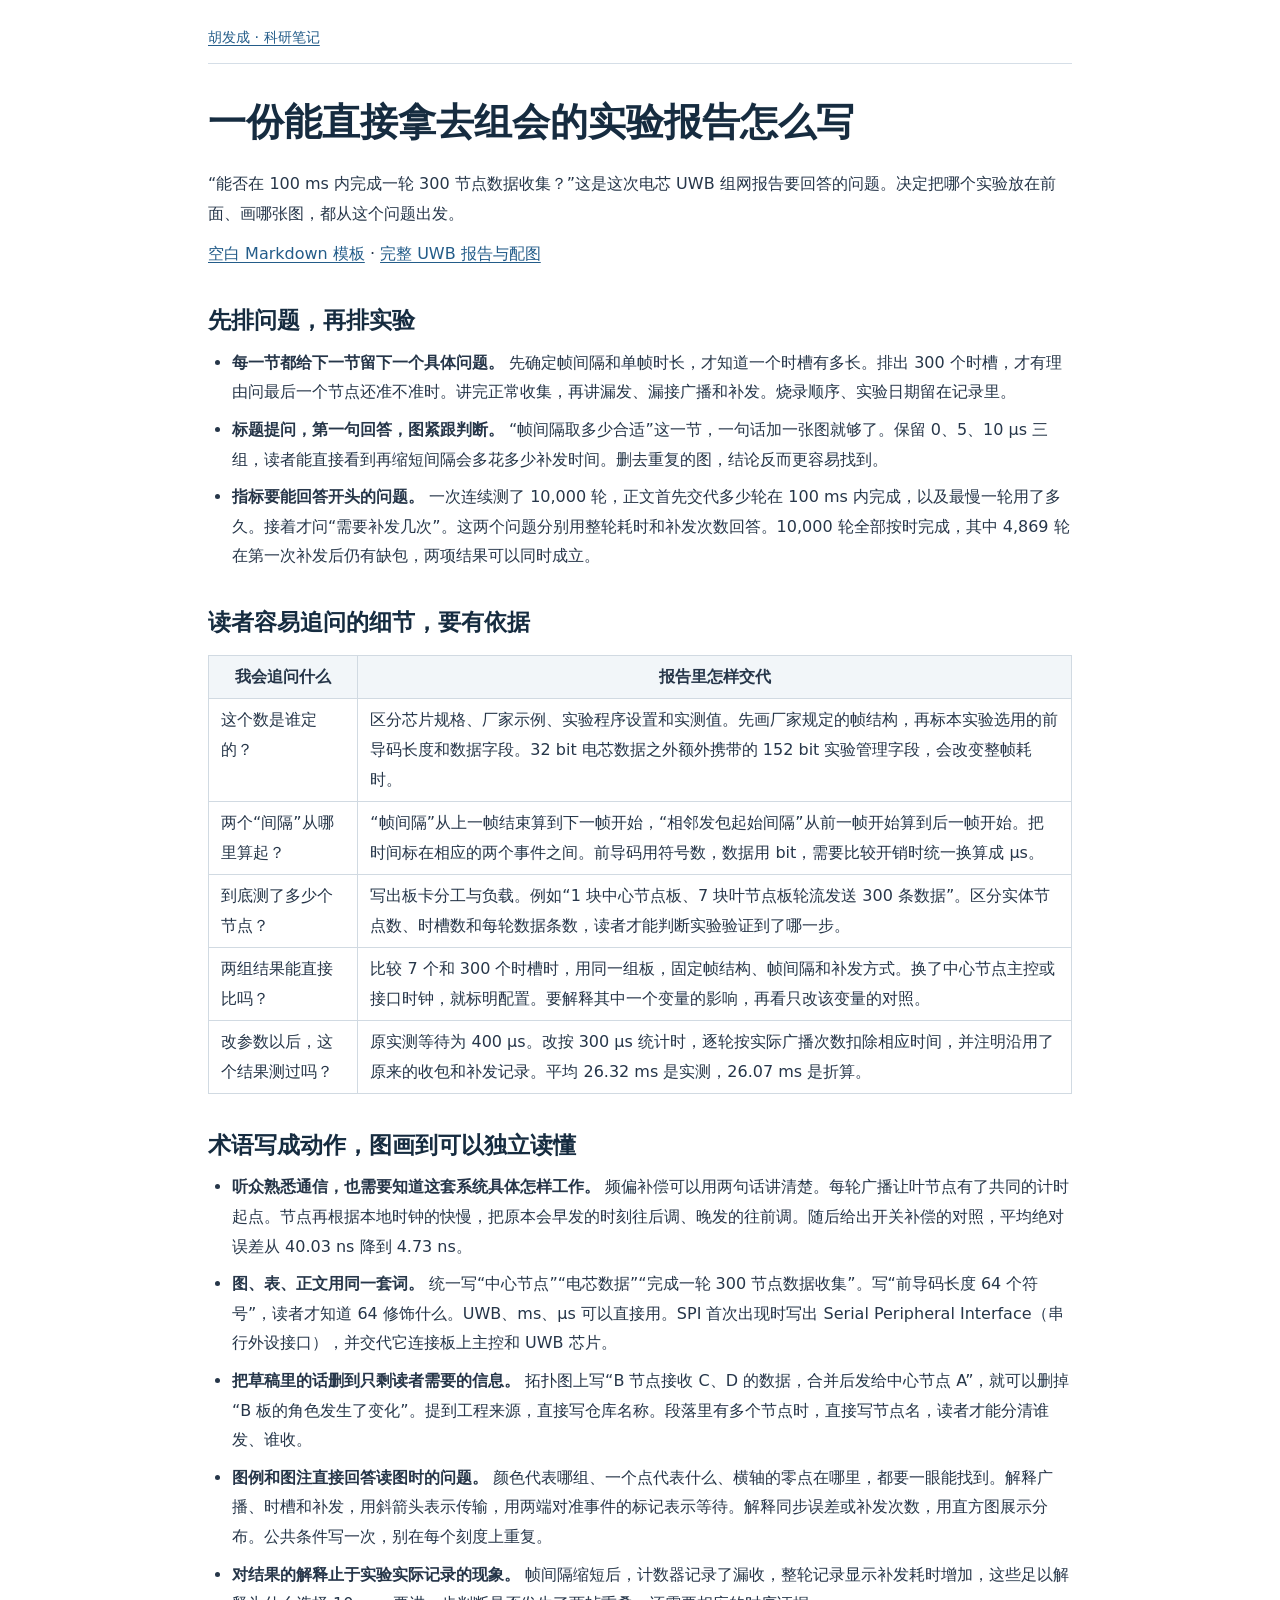
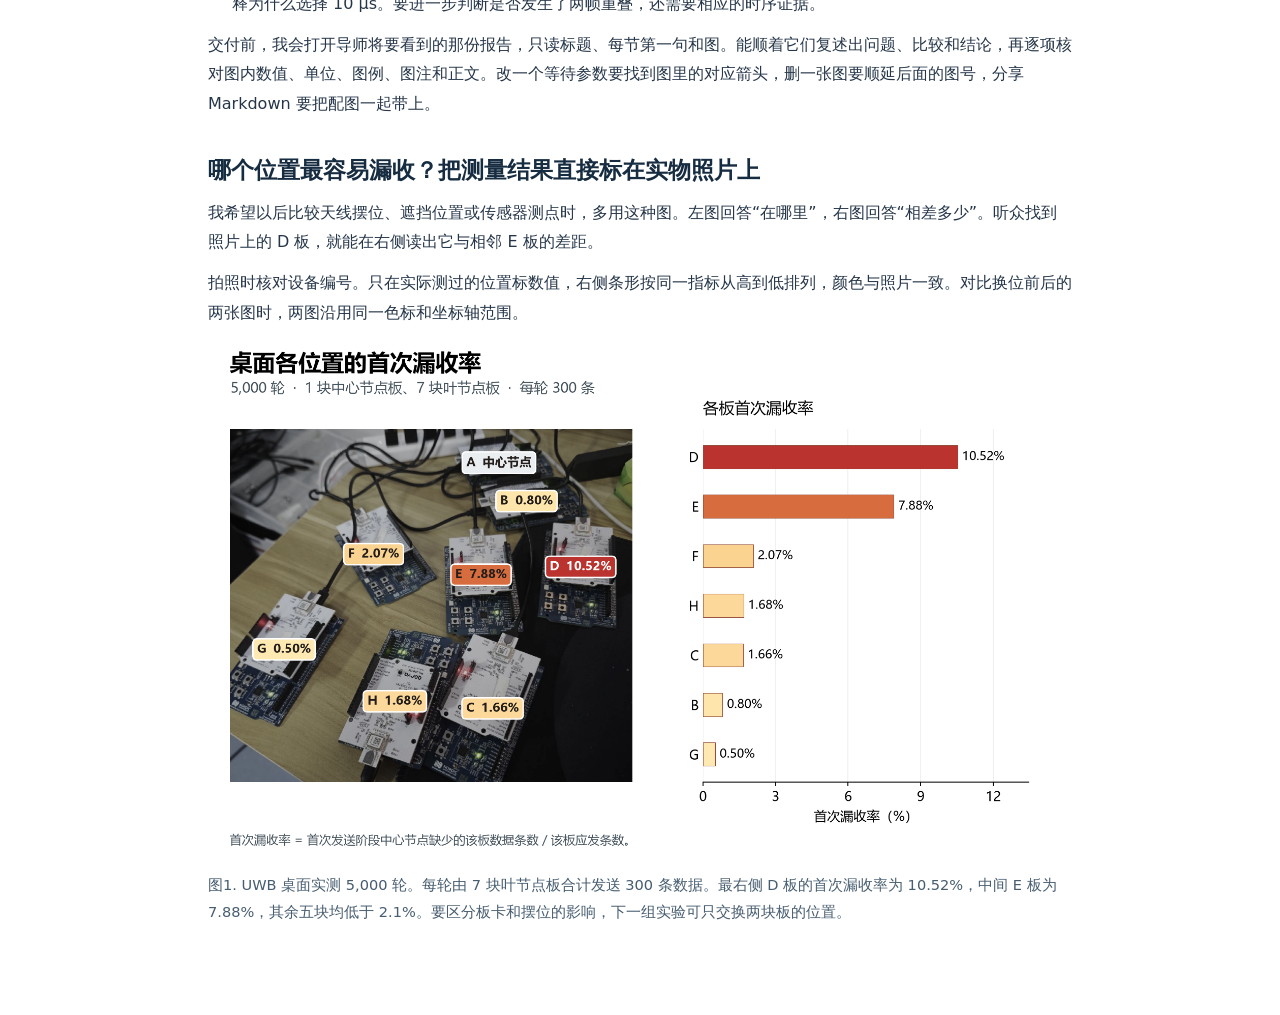
<file: research-notes/report-lessons/index.html>
<!doctype html>
<html lang="zh-CN">
<head>
  <meta charset="utf-8">
  <meta name="viewport" content="width=device-width, initial-scale=1">
  <title>一份能直接拿去组会的实验报告怎么写 · 胡发成的科研笔记</title>
  <link rel="stylesheet" href="../notes.css">
</head>
<body>
  <nav aria-label="科研笔记"><a href="../../#research-journey">胡发成 · 科研笔记</a></nav>
  <main><article><h1>一份能直接拿去组会的实验报告怎么写</h1>
<p>“能否在 100 ms 内完成一轮 300 节点数据收集？”这是这次电芯 UWB 组网报告要回答的问题。决定把哪个实验放在前面、画哪张图，都从这个问题出发。</p>
<p><a href="../report-template/">空白 Markdown 模板</a> · <a href="../uwb-report/">完整 UWB 报告与配图</a></p>
<h2>先排问题，再排实验</h2>
<ul>
<li><strong>每一节都给下一节留下一个具体问题。</strong> 先确定帧间隔和单帧时长，才知道一个时槽有多长。排出 300 个时槽，才有理由问最后一个节点还准不准时。讲完正常收集，再讲漏发、漏接广播和补发。烧录顺序、实验日期留在记录里。</li>
<li><strong>标题提问，第一句回答，图紧跟判断。</strong> “帧间隔取多少合适”这一节，一句话加一张图就够了。保留 0、5、10 μs 三组，读者能直接看到再缩短间隔会多花多少补发时间。删去重复的图，结论反而更容易找到。</li>
<li><strong>指标要能回答开头的问题。</strong> 一次连续测了 10,000 轮，正文首先交代多少轮在 100 ms 内完成，以及最慢一轮用了多久。接着才问“需要补发几次”。这两个问题分别用整轮耗时和补发次数回答。10,000 轮全部按时完成，其中 4,869 轮在第一次补发后仍有缺包，两项结果可以同时成立。</li>
</ul>
<h2>读者容易追问的细节，要有依据</h2>
<table>
<thead>
<tr>
<th>我会追问什么</th>
<th>报告里怎样交代</th>
</tr>
</thead>
<tbody>
<tr>
<td>这个数是谁定的？</td>
<td>区分芯片规格、厂家示例、实验程序设置和实测值。先画厂家规定的帧结构，再标本实验选用的前导码长度和数据字段。32 bit 电芯数据之外额外携带的 152 bit 实验管理字段，会改变整帧耗时。</td>
</tr>
<tr>
<td>两个“间隔”从哪里算起？</td>
<td>“帧间隔”从上一帧结束算到下一帧开始，“相邻发包起始间隔”从前一帧开始算到后一帧开始。把时间标在相应的两个事件之间。前导码用符号数，数据用 bit，需要比较开销时统一换算成 μs。</td>
</tr>
<tr>
<td>到底测了多少个节点？</td>
<td>写出板卡分工与负载。例如“1 块中心节点板、7 块叶节点板轮流发送 300 条数据”。区分实体节点数、时槽数和每轮数据条数，读者才能判断实验验证到了哪一步。</td>
</tr>
<tr>
<td>两组结果能直接比吗？</td>
<td>比较 7 个和 300 个时槽时，用同一组板，固定帧结构、帧间隔和补发方式。换了中心节点主控或接口时钟，就标明配置。要解释其中一个变量的影响，再看只改该变量的对照。</td>
</tr>
<tr>
<td>改参数以后，这个结果测过吗？</td>
<td>原实测等待为 400 μs。改按 300 μs 统计时，逐轮按实际广播次数扣除相应时间，并注明沿用了原来的收包和补发记录。平均 26.32 ms 是实测，26.07 ms 是折算。</td>
</tr>
</tbody>
</table>
<h2>术语写成动作，图画到可以独立读懂</h2>
<ul>
<li><strong>听众熟悉通信，也需要知道这套系统具体怎样工作。</strong> 频偏补偿可以用两句话讲清楚。每轮广播让叶节点有了共同的计时起点。节点再根据本地时钟的快慢，把原本会早发的时刻往后调、晚发的往前调。随后给出开关补偿的对照，平均绝对误差从 40.03 ns 降到 4.73 ns。</li>
<li><strong>图、表、正文用同一套词。</strong> 统一写“中心节点”“电芯数据”“完成一轮 300 节点数据收集”。写“前导码长度 64 个符号”，读者才知道 64 修饰什么。UWB、ms、μs 可以直接用。SPI 首次出现时写出 Serial Peripheral Interface（串行外设接口），并交代它连接板上主控和 UWB 芯片。</li>
<li><strong>把草稿里的话删到只剩读者需要的信息。</strong> 拓扑图上写“B 节点接收 C、D 的数据，合并后发给中心节点 A”，就可以删掉“B 板的角色发生了变化”。提到工程来源，直接写仓库名称。段落里有多个节点时，直接写节点名，读者才能分清谁发、谁收。</li>
<li><strong>图例和图注直接回答读图时的问题。</strong> 颜色代表哪组、一个点代表什么、横轴的零点在哪里，都要一眼能找到。解释广播、时槽和补发，用斜箭头表示传输，用两端对准事件的标记表示等待。解释同步误差或补发次数，用直方图展示分布。公共条件写一次，别在每个刻度上重复。</li>
<li><strong>对结果的解释止于实验实际记录的现象。</strong> 帧间隔缩短后，计数器记录了漏收，整轮记录显示补发耗时增加，这些足以解释为什么选择 10 μs。要进一步判断是否发生了两帧重叠，还需要相应的时序证据。</li>
</ul>
<p>交付前，我会打开导师将要看到的那份报告，只读标题、每节第一句和图。能顺着它们复述出问题、比较和结论，再逐项核对图内数值、单位、图例、图注和正文。改一个等待参数要找到图里的对应箭头，删一张图要顺延后面的图号，分享 Markdown 要把配图一起带上。</p>
<h2>哪个位置最容易漏收？把测量结果直接标在实物照片上</h2>
<p>我希望以后比较天线摆位、遮挡位置或传感器测点时，多用这种图。左图回答“在哪里”，右图回答“相差多少”。听众找到照片上的 D 板，就能在右侧读出它与相邻 E 板的差距。</p>
<p>拍照时核对设备编号。只在实际测过的位置标数值，右侧条形按同一指标从高到低排列，颜色与照片一致。对比换位前后的两张图时，两图沿用同一色标和坐标轴范围。</p>
<figure><img alt="桌面实物照片上的七个测点及各点首次漏收率排名" src="images/%E6%A1%8C%E9%9D%A2%E5%90%84%E4%BD%8D%E7%BD%AE%E9%A6%96%E6%AC%A1%E6%BC%8F%E6%94%B6%E7%8E%87-5000%E8%BD%AE.png" loading="lazy"><figcaption>图1. UWB 桌面实测 5,000 轮。每轮由 7 块叶节点板合计发送 300 条数据。最右侧 D 板的首次漏收率为 10.52%，中间 E 板为 7.88%，其余五块均低于 2.1%。要区分板卡和摆位的影响，下一组实验可只交换两块板的位置。</figcaption></figure>
</article></main>
</body>
</html>
</file>
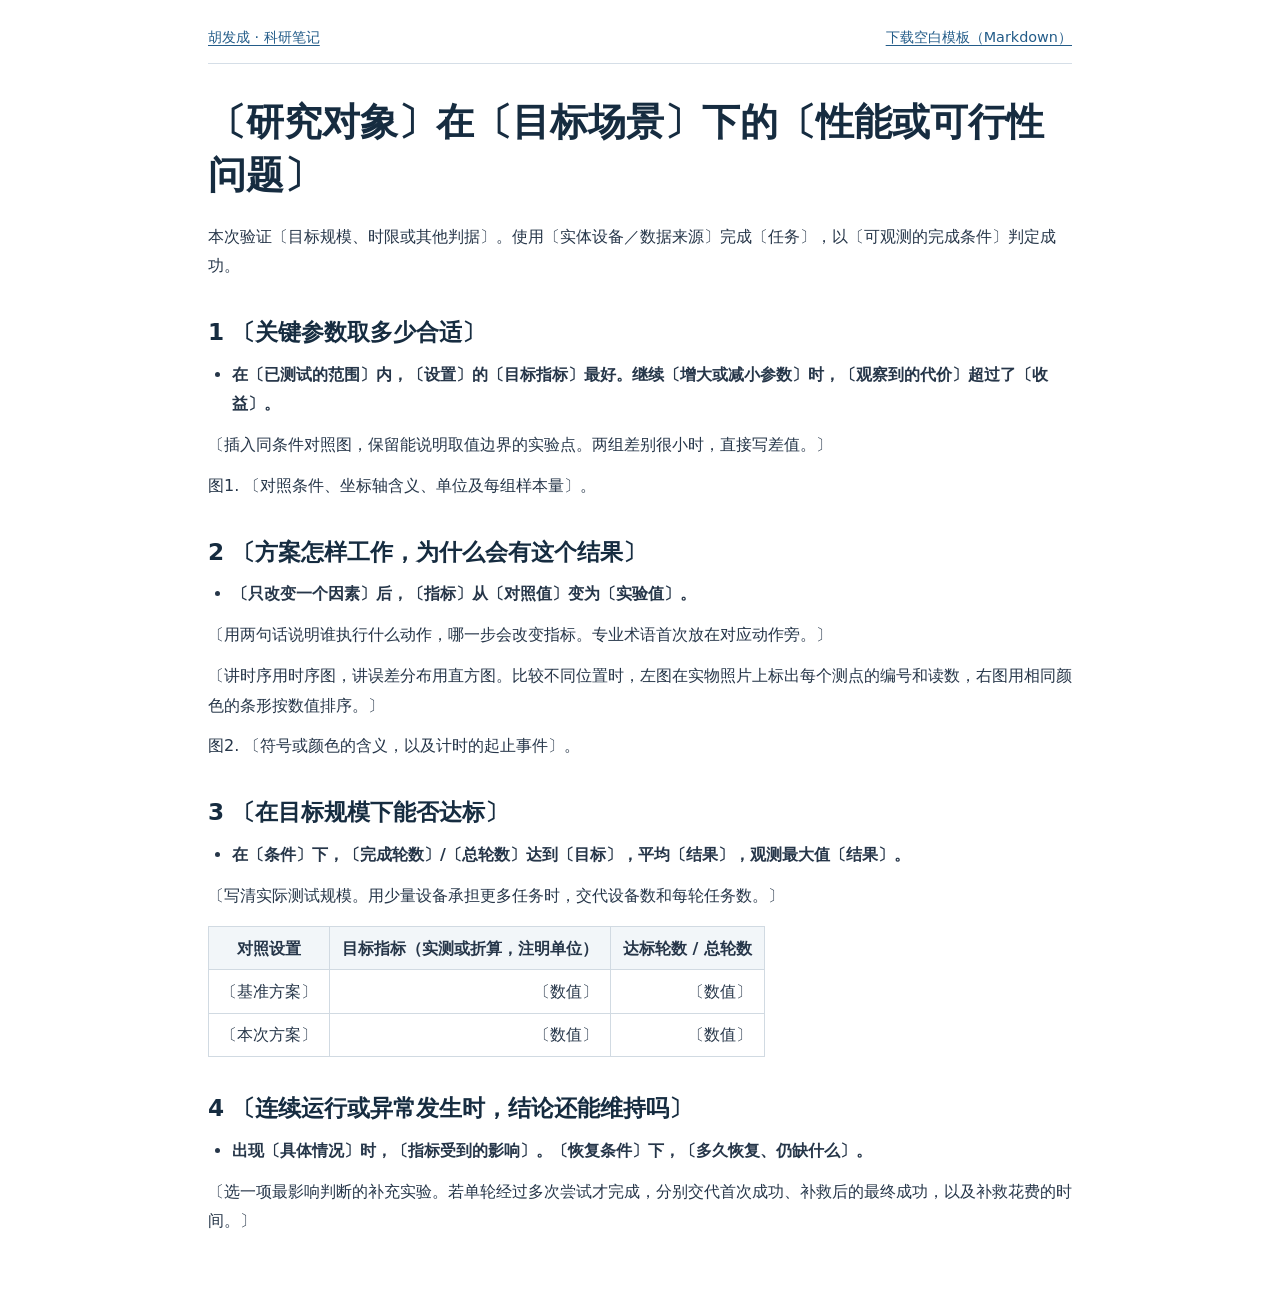
<file: research-notes/report-template/index.html>
<!doctype html>
<html lang="zh-CN">
<head>
  <meta charset="utf-8">
  <meta name="viewport" content="width=device-width, initial-scale=1">
  <title>实验进展组会空白模板 · 胡发成的科研笔记</title>
  <link rel="stylesheet" href="../notes.css">
</head>
<body>
  <nav aria-label="科研笔记"><a href="../../#research-journey">胡发成 · 科研笔记</a><a href="%E5%AE%9E%E9%AA%8C%E8%BF%9B%E5%B1%95%E7%BB%84%E4%BC%9A%E6%A8%A1%E6%9D%BF.md" download>下载空白模板（Markdown）</a></nav>
  <main><article><h1>〔研究对象〕在〔目标场景〕下的〔性能或可行性问题〕</h1>
<p>本次验证〔目标规模、时限或其他判据〕。使用〔实体设备／数据来源〕完成〔任务〕，以〔可观测的完成条件〕判定成功。</p>


<h2>1 〔关键参数取多少合适〕</h2>
<ul>
<li><strong>在〔已测试的范围〕内，〔设置〕的〔目标指标〕最好。继续〔增大或减小参数〕时，〔观察到的代价〕超过了〔收益〕。</strong></li>
</ul>
<p>〔插入同条件对照图，保留能说明取值边界的实验点。两组差别很小时，直接写差值。〕</p>
<p>图1. 〔对照条件、坐标轴含义、单位及每组样本量〕。</p>
<h2>2 〔方案怎样工作，为什么会有这个结果〕</h2>
<ul>
<li><strong>〔只改变一个因素〕后，〔指标〕从〔对照值〕变为〔实验值〕。</strong></li>
</ul>
<p>〔用两句话说明谁执行什么动作，哪一步会改变指标。专业术语首次放在对应动作旁。〕</p>
<p>〔讲时序用时序图，讲误差分布用直方图。比较不同位置时，左图在实物照片上标出每个测点的编号和读数，右图用相同颜色的条形按数值排序。〕</p>
<p>图2. 〔符号或颜色的含义，以及计时的起止事件〕。</p>
<h2>3 〔在目标规模下能否达标〕</h2>
<ul>
<li><strong>在〔条件〕下，〔完成轮数〕/〔总轮数〕达到〔目标〕，平均〔结果〕，观测最大值〔结果〕。</strong></li>
</ul>
<p>〔写清实际测试规模。用少量设备承担更多任务时，交代设备数和每轮任务数。〕</p>
<table>
<thead>
<tr>
<th>对照设置</th>
<th style="text-align: right;">目标指标（实测或折算，注明单位）</th>
<th style="text-align: right;">达标轮数 / 总轮数</th>
</tr>
</thead>
<tbody>
<tr>
<td>〔基准方案〕</td>
<td style="text-align: right;">〔数值〕</td>
<td style="text-align: right;">〔数值〕</td>
</tr>
<tr>
<td>〔本次方案〕</td>
<td style="text-align: right;">〔数值〕</td>
<td style="text-align: right;">〔数值〕</td>
</tr>
</tbody>
</table>
<h2>4 〔连续运行或异常发生时，结论还能维持吗〕</h2>
<ul>
<li><strong>出现〔具体情况〕时，〔指标受到的影响〕。〔恢复条件〕下，〔多久恢复、仍缺什么〕。</strong></li>
</ul>
<p>〔选一项最影响判断的补充实验。若单轮经过多次尝试才完成，分别交代首次成功、补救后的最终成功，以及补救花费的时间。〕</p></article></main>
</body>
</html>
</file>
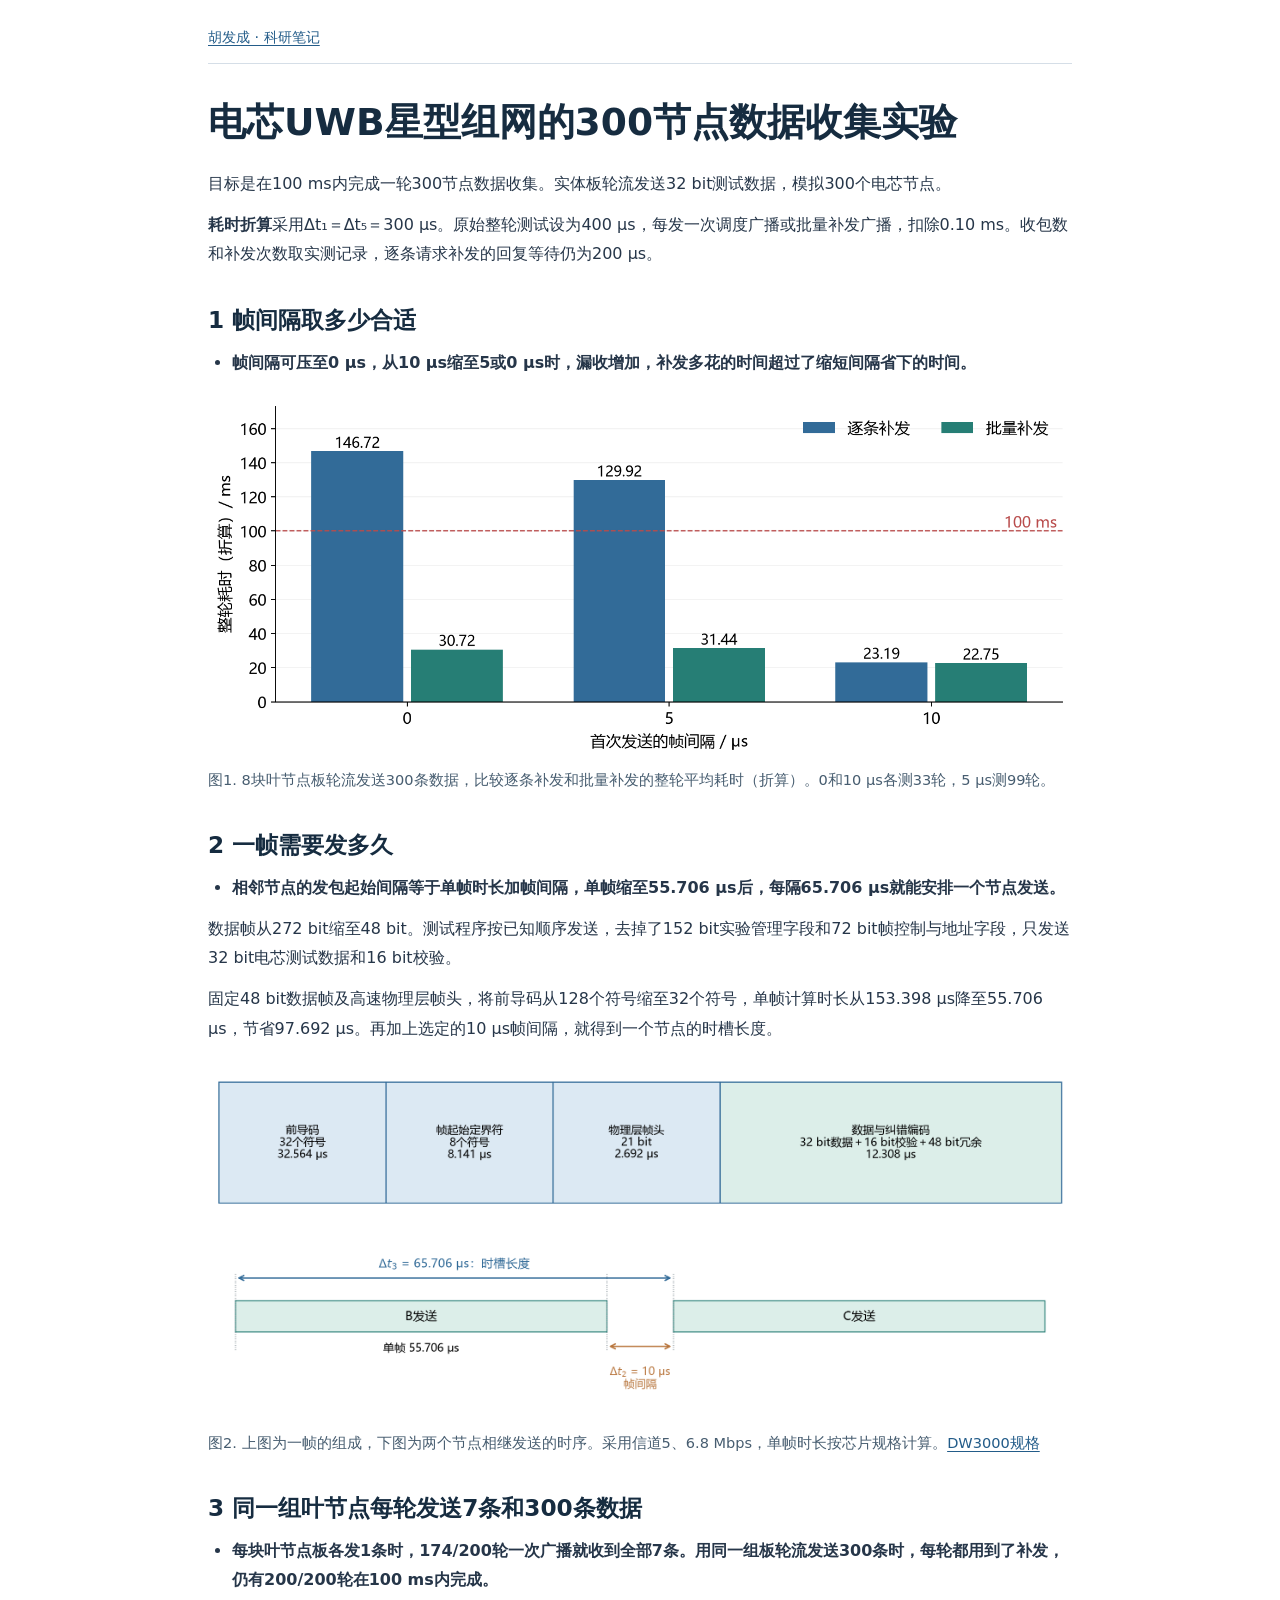
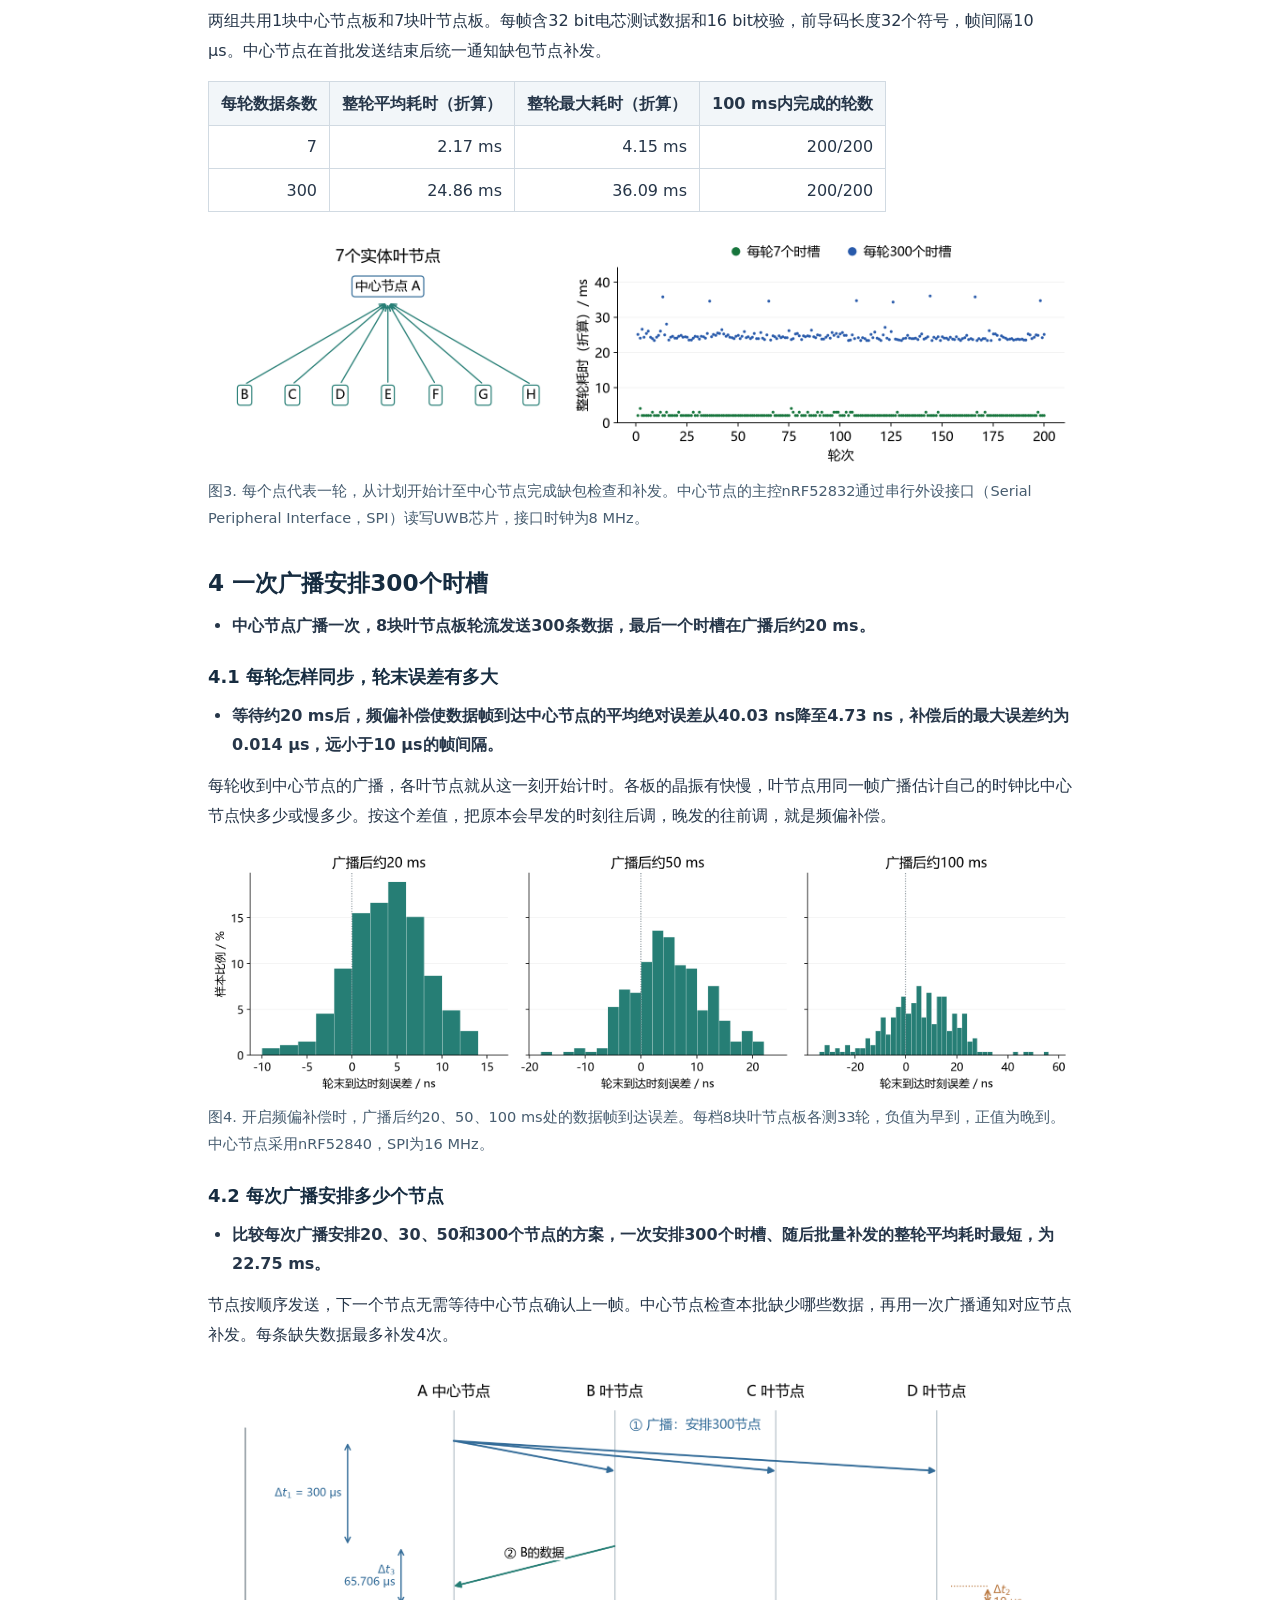
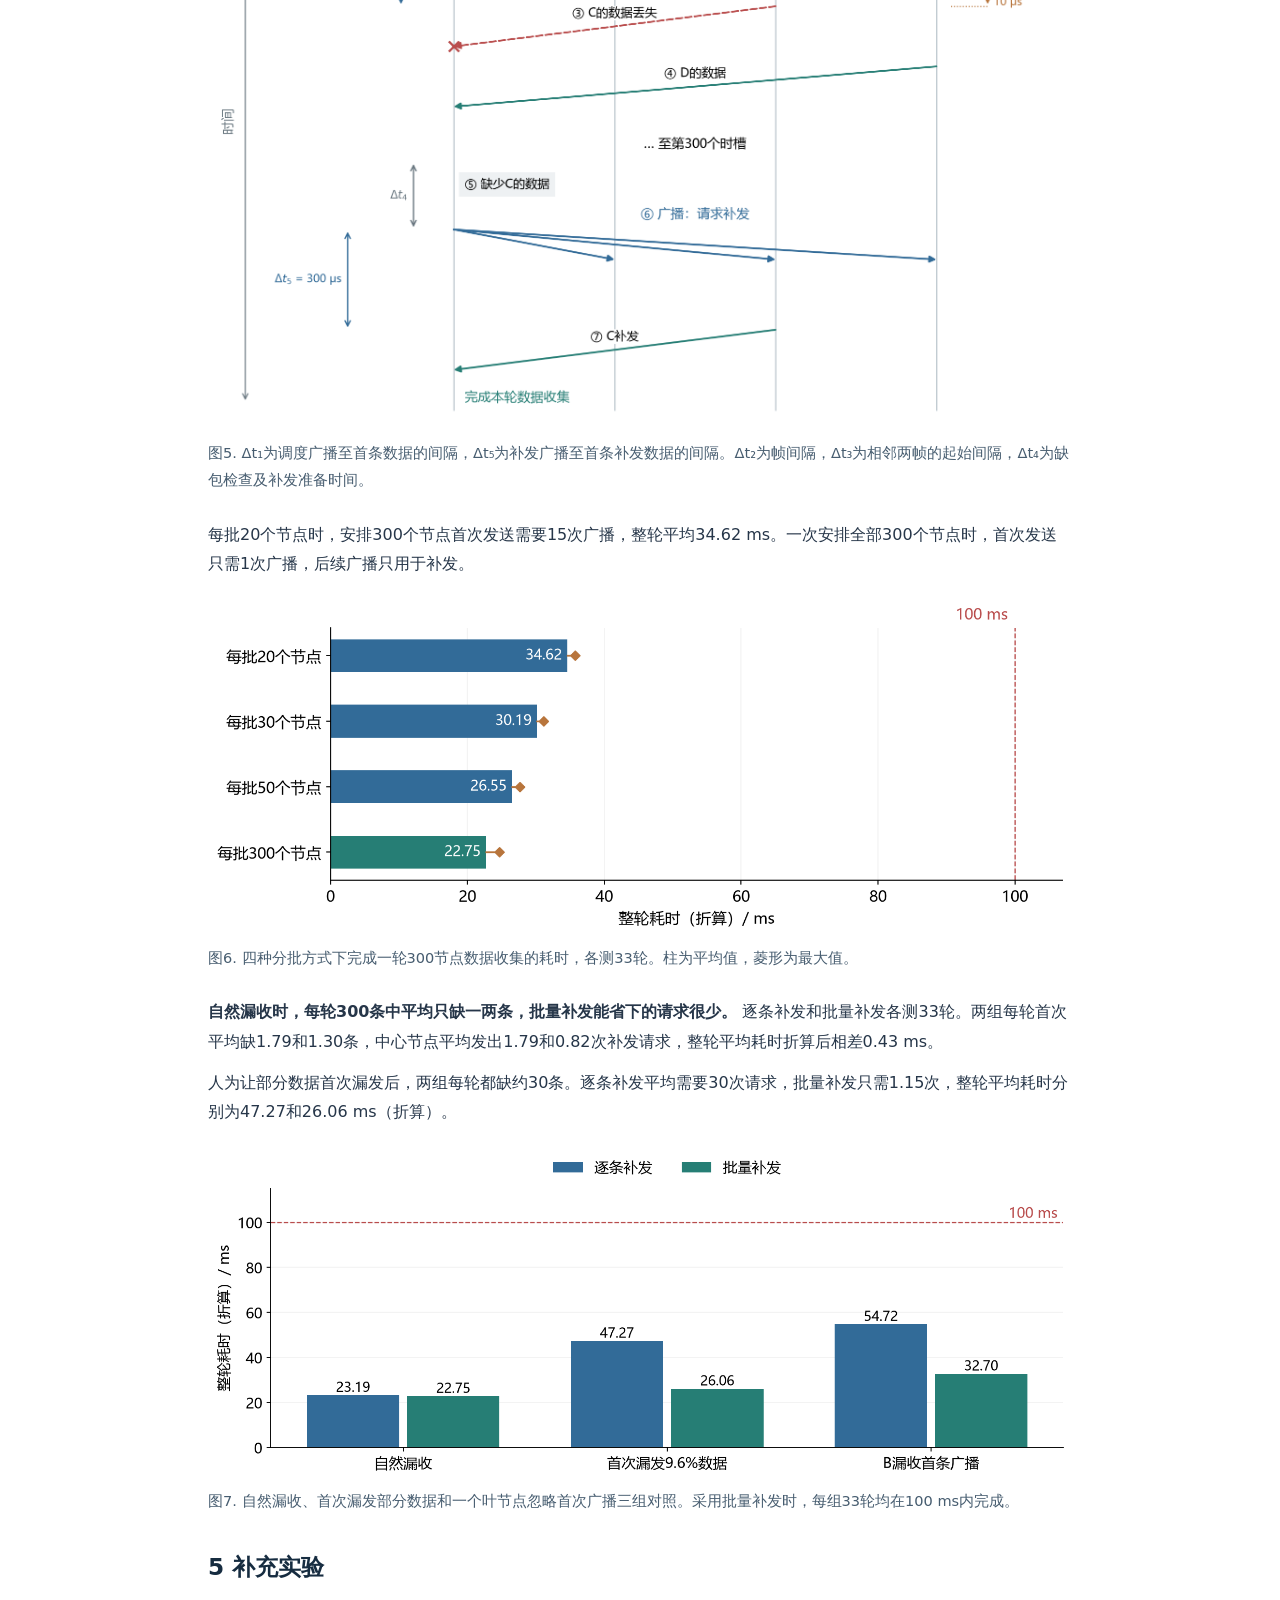
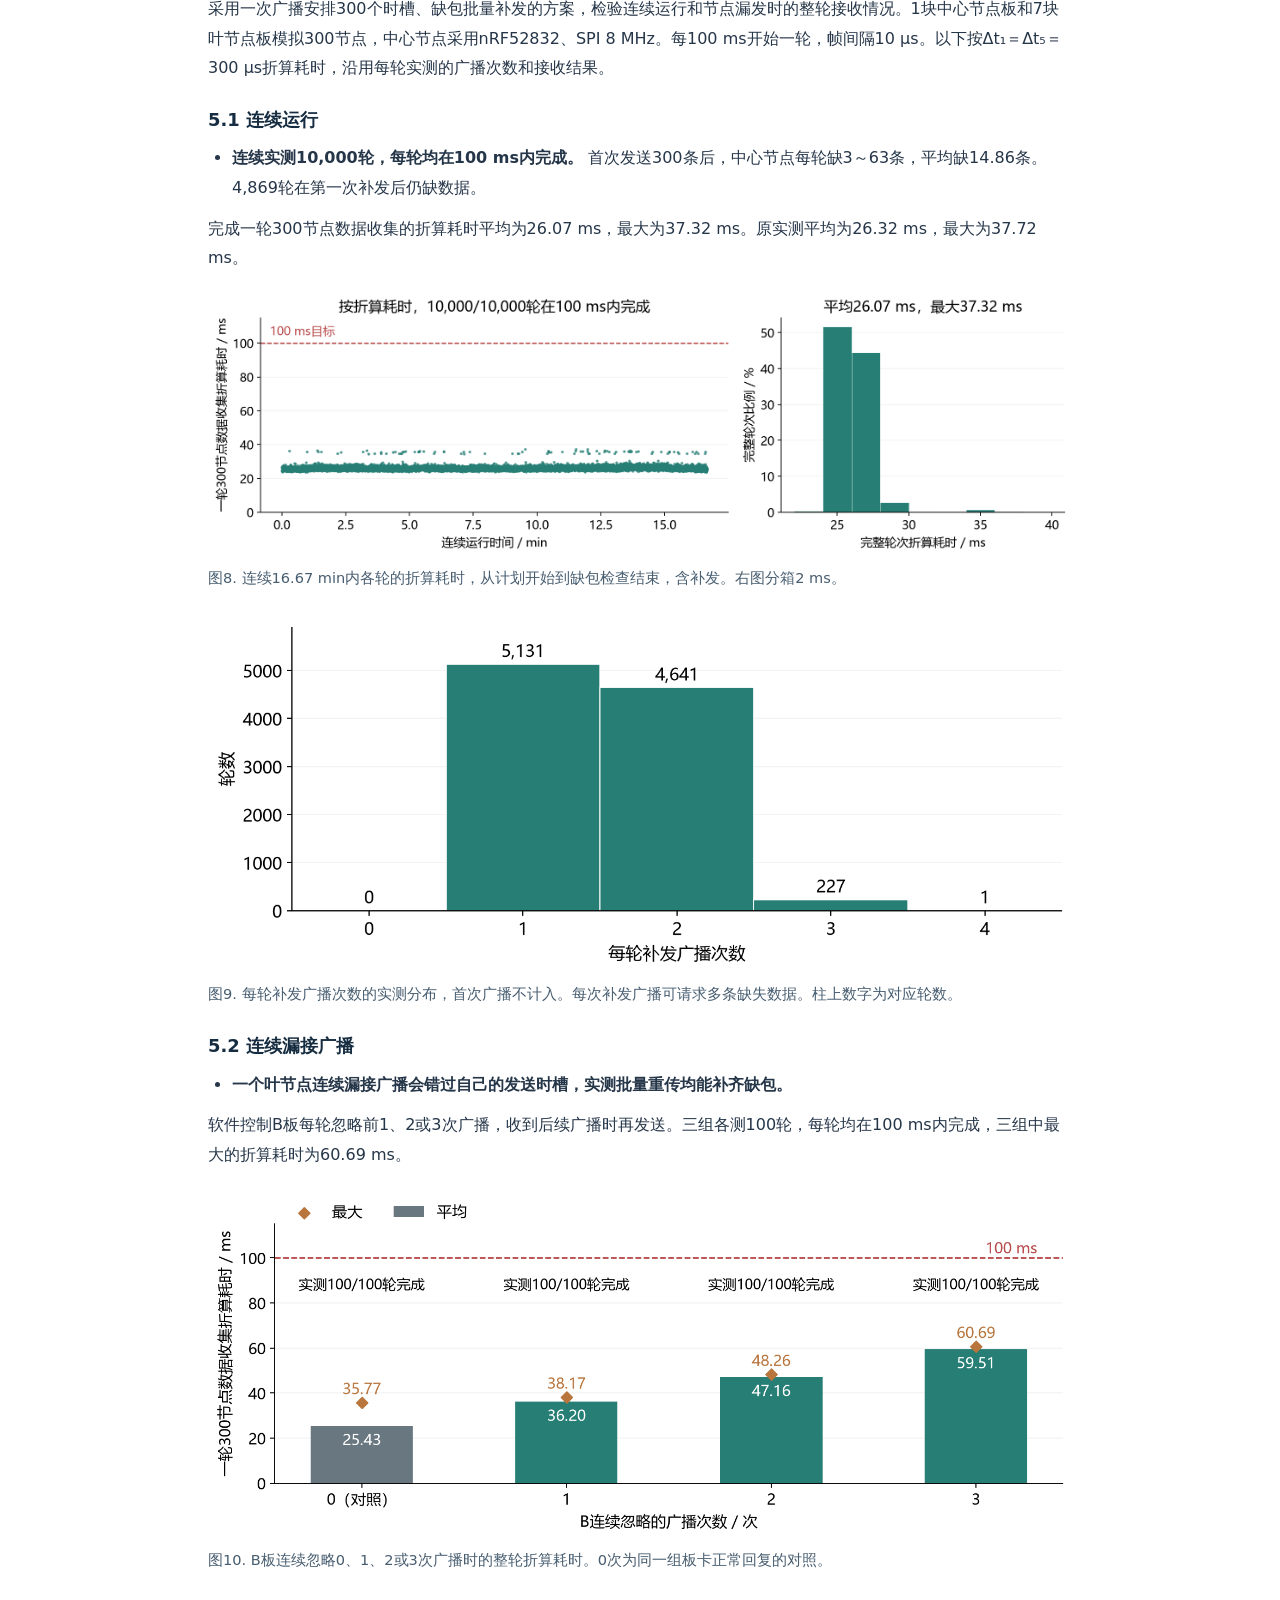
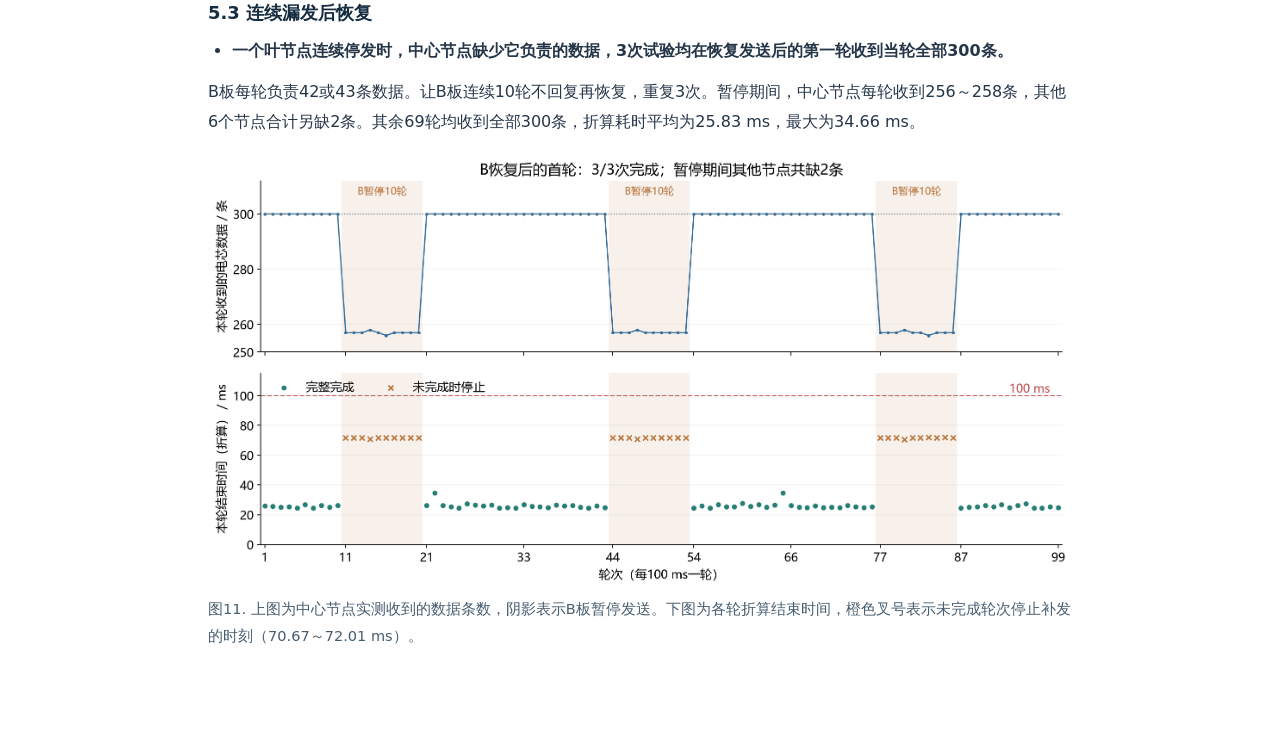
<file: research-notes/uwb-report/index.html>
<!doctype html>
<html lang="zh-CN">
<head>
  <meta charset="utf-8">
  <meta name="viewport" content="width=device-width, initial-scale=1">
  <title>电芯UWB星型组网的300节点数据收集实验 · 胡发成的科研笔记</title>
  <link rel="stylesheet" href="../notes.css">
</head>
<body>
  <nav aria-label="科研笔记"><a href="../../#research-journey">胡发成 · 科研笔记</a></nav>
  <main><article><h1>电芯UWB星型组网的300节点数据收集实验</h1>
<p>目标是在100 ms内完成一轮300节点数据收集。实体板轮流发送32 bit测试数据，模拟300个电芯节点。</p>
<p><strong>耗时折算</strong>采用Δt₁＝Δt₅＝300 μs。原始整轮测试设为400 μs，每发一次调度广播或批量补发广播，扣除0.10 ms。收包数和补发次数取实测记录，逐条请求补发的回复等待仍为200 μs。</p>
<h2>1 帧间隔取多少合适</h2>
<ul>
<li><strong>帧间隔可压至0 μs，从10 μs缩至5或0 μs时，漏收增加，补发多花的时间超过了缩短间隔省下的时间。</strong></li>
</ul>
<figure><img alt="0、5、10 μs帧间隔下的整轮耗时" src="images/q2-%E5%B8%A7%E9%97%B4%E9%9A%94%E4%B8%8E%E8%A1%A5%E5%8F%91%E4%BB%A3%E4%BB%B7.png" loading="lazy"><figcaption>图1. 8块叶节点板轮流发送300条数据，比较逐条补发和批量补发的整轮平均耗时（折算）。0和10 μs各测33轮，5 μs测99轮。</figcaption>
</figure>
<h2>2 一帧需要发多久</h2>
<ul>
<li><strong>相邻节点的发包起始间隔等于单帧时长加帧间隔，单帧缩至55.706 μs后，每隔65.706 μs就能安排一个节点发送。</strong></li>
</ul>
<p>数据帧从272 bit缩至48 bit。测试程序按已知顺序发送，去掉了152 bit实验管理字段和72 bit帧控制与地址字段，只发送32 bit电芯测试数据和16 bit校验。</p>
<p>固定48 bit数据帧及高速物理层帧头，将前导码从128个符号缩至32个符号，单帧计算时长从153.398 μs降至55.706 μs，节省97.692 μs。再加上选定的10 μs帧间隔，就得到一个节点的时槽长度。</p>
<figure><img alt="帧结构与时槽" src="images/q2-%E5%B8%A7%E7%BB%93%E6%9E%84%E4%B8%8E%E6%97%B6%E6%A7%BD.png" loading="lazy"><figcaption>图2. 上图为一帧的组成，下图为两个节点相继发送的时序。采用信道5、6.8 Mbps，单帧时长按芯片规格计算。<a href="https://www.mouser.com/catalog/specsheets/qorvo_dw3000.pdf">DW3000规格</a></figcaption>
</figure>
<h2>3 同一组叶节点每轮发送7条和300条数据</h2>
<ul>
<li><strong>每块叶节点板各发1条时，174/200轮一次广播就收到全部7条。用同一组板轮流发送300条时，每轮都用到了补发，仍有200/200轮在100 ms内完成。</strong></li>
</ul>
<p>两组共用1块中心节点板和7块叶节点板。每帧含32 bit电芯测试数据和16 bit校验，前导码长度32个符号，帧间隔10 μs。中心节点在首批发送结束后统一通知缺包节点补发。</p>
<table>
<thead>
<tr>
<th style="text-align: right;">每轮数据条数</th>
<th style="text-align: right;">整轮平均耗时（折算）</th>
<th style="text-align: right;">整轮最大耗时（折算）</th>
<th style="text-align: right;">100 ms内完成的轮数</th>
</tr>
</thead>
<tbody>
<tr>
<td style="text-align: right;">7</td>
<td style="text-align: right;">2.17 ms</td>
<td style="text-align: right;">4.15 ms</td>
<td style="text-align: right;">200/200</td>
</tr>
<tr>
<td style="text-align: right;">300</td>
<td style="text-align: right;">24.86 ms</td>
<td style="text-align: right;">36.09 ms</td>
<td style="text-align: right;">200/200</td>
</tr>
</tbody>
</table>
<figure><img alt="绿点为每轮7个时槽，蓝点为每轮300个时槽" src="images/%E5%9B%BE4-%E6%AF%8F%E8%BD%AE7%E4%B8%AA%E4%B8%8E300%E4%B8%AA%E6%97%B6%E6%A7%BD.png" loading="lazy"><figcaption>图3. 每个点代表一轮，从计划开始计至中心节点完成缺包检查和补发。中心节点的主控nRF52832通过串行外设接口（Serial Peripheral Interface，SPI）读写UWB芯片，接口时钟为8 MHz。</figcaption>
</figure>
<h2>4 一次广播安排300个时槽</h2>
<ul>
<li><strong>中心节点广播一次，8块叶节点板轮流发送300条数据，最后一个时槽在广播后约20 ms。</strong></li>
</ul>
<h3>4.1 每轮怎样同步，轮末误差有多大</h3>
<ul>
<li><strong>等待约20 ms后，频偏补偿使数据帧到达中心节点的平均绝对误差从40.03 ns降至4.73 ns，补偿后的最大误差约为0.014 μs，远小于10 μs的帧间隔。</strong></li>
</ul>
<p>每轮收到中心节点的广播，各叶节点就从这一刻开始计时。各板的晶振有快慢，叶节点用同一帧广播估计自己的时钟比中心节点快多少或慢多少。按这个差值，把原本会早发的时刻往后调，晚发的往前调，就是频偏补偿。</p>
<figure><img alt="广播后数据到达时刻的误差分布" src="images/q1-%E5%90%8C%E6%AD%A5%E8%AF%AF%E5%B7%AE%E7%9B%B4%E6%96%B9%E5%9B%BE.png" loading="lazy"><figcaption>图4. 开启频偏补偿时，广播后约20、50、100 ms处的数据帧到达误差。每档8块叶节点板各测33轮，负值为早到，正值为晚到。中心节点采用nRF52840，SPI为16 MHz。</figcaption>
</figure>
<h3>4.2 每次广播安排多少个节点</h3>
<ul>
<li><strong>比较每次广播安排20、30、50和300个节点的方案，一次安排300个时槽、随后批量补发的整轮平均耗时最短，为22.75 ms。</strong></li>
</ul>
<p>节点按顺序发送，下一个节点无需等待中心节点确认上一帧。中心节点检查本批缺少哪些数据，再用一次广播通知对应节点补发。每条缺失数据最多补发4次。</p>
<figure><img alt="广播与补发时序，Δt₁ = 300 μs，Δt₅ = 300 μs" src="images/%E5%9B%BE6-%E5%B9%BF%E6%92%AD%E4%B8%8E%E8%A1%A5%E5%8F%91-300us.png" loading="lazy"><figcaption>图5. Δt₁为调度广播至首条数据的间隔，Δt₅为补发广播至首条补发数据的间隔。Δt₂为帧间隔，Δt₃为相邻两帧的起始间隔，Δt₄为缺包检查及补发准备时间。</figcaption>
</figure>
<p>每批20个节点时，安排300个节点首次发送需要15次广播，整轮平均34.62 ms。一次安排全部300个节点时，首次发送只需1次广播，后续广播只用于补发。</p>
<figure><img alt="分批广播" src="images/q3-%E5%B9%BF%E6%92%AD%E6%89%B9%E9%87%8F%E5%AF%B9%E7%85%A7.png" loading="lazy"><figcaption>图6. 四种分批方式下完成一轮300节点数据收集的耗时，各测33轮。柱为平均值，菱形为最大值。</figcaption>
</figure>
<p><strong>自然漏收时，每轮300条中平均只缺一两条，批量补发能省下的请求很少。</strong> 逐条补发和批量补发各测33轮。两组每轮首次平均缺1.79和1.30条，中心节点平均发出1.79和0.82次补发请求，整轮平均耗时折算后相差0.43 ms。</p>
<p>人为让部分数据首次漏发后，两组每轮都缺约30条。逐条补发平均需要30次请求，批量补发只需1.15次，整轮平均耗时分别为47.27和26.06 ms（折算）。</p>
<figure><img alt="缺包后的恢复" src="images/q3-%E8%A1%A5%E5%8F%91%E4%B8%8E%E7%BC%BA%E5%8C%85%E6%81%A2%E5%A4%8D.png" loading="lazy"><figcaption>图7. 自然漏收、首次漏发部分数据和一个叶节点忽略首次广播三组对照。采用批量补发时，每组33轮均在100 ms内完成。</figcaption>
</figure>
<h2>5 补充实验</h2>
<p>采用一次广播安排300个时槽、缺包批量补发的方案，检验连续运行和节点漏发时的整轮接收情况。1块中心节点板和7块叶节点板模拟300节点，中心节点采用nRF52832、SPI 8 MHz。每100 ms开始一轮，帧间隔10 μs。以下按Δt₁＝Δt₅＝300 μs折算耗时，沿用每轮实测的广播次数和接收结果。</p>
<h3>5.1 连续运行</h3>
<ul>
<li><strong>连续实测10,000轮，每轮均在100 ms内完成。</strong> 首次发送300条后，中心节点每轮缺3～63条，平均缺14.86条。4,869轮在第一次补发后仍缺数据。</li>
</ul>
<p>完成一轮300节点数据收集的折算耗时平均为26.07 ms，最大为37.32 ms。原实测平均为26.32 ms，最大为37.72 ms。</p>
<figure><img alt="连续运行" src="images/q4-%E8%BF%9E%E7%BB%AD%E5%91%A8%E6%9C%9F%E8%BF%90%E8%A1%8C.png" loading="lazy"><figcaption>图8. 连续16.67 min内各轮的折算耗时，从计划开始到缺包检查结束，含补发。右图分箱2 ms。</figcaption>
</figure>
<figure><img alt="每轮补发广播次数的直方图" src="images/q4-%E6%AF%8F%E8%BD%AE%E8%A1%A5%E5%8F%91%E5%B9%BF%E6%92%AD%E6%AC%A1%E6%95%B0.png" loading="lazy"><figcaption>图9. 每轮补发广播次数的实测分布，首次广播不计入。每次补发广播可请求多条缺失数据。柱上数字为对应轮数。</figcaption>
</figure>
<h3>5.2 连续漏接广播</h3>
<ul>
<li><strong>一个叶节点连续漏接广播会错过自己的发送时槽，实测批量重传均能补齐缺包。</strong></li>
</ul>
<p>软件控制B板每轮忽略前1、2或3次广播，收到后续广播时再发送。三组各测100轮，每轮均在100 ms内完成，三组中最大的折算耗时为60.69 ms。</p>
<figure><img alt="漏接广播" src="images/q5-%E8%BF%9E%E7%BB%AD%E6%BC%8F%E6%8E%A5%E5%B9%BF%E6%92%AD.png" loading="lazy"><figcaption>图10. B板连续忽略0、1、2或3次广播时的整轮折算耗时。0次为同一组板卡正常回复的对照。</figcaption>
</figure>
<h3>5.3 连续漏发后恢复</h3>
<ul>
<li><strong>一个叶节点连续停发时，中心节点缺少它负责的数据，3次试验均在恢复发送后的第一轮收到当轮全部300条。</strong></li>
</ul>
<p>B板每轮负责42或43条数据。让B板连续10轮不回复再恢复，重复3次。暂停期间，中心节点每轮收到256～258条，其他6个节点合计另缺2条。其余69轮均收到全部300条，折算耗时平均为25.83 ms，最大为34.66 ms。</p>
<figure><img alt="暂停回复与恢复" src="images/q6-%E6%9A%82%E5%81%9C%E5%9B%9E%E5%A4%8D%E4%B8%8E%E6%81%A2%E5%A4%8D.png" loading="lazy"><figcaption>图11. 上图为中心节点实测收到的数据条数，阴影表示B板暂停发送。下图为各轮折算结束时间，橙色叉号表示未完成轮次停止补发的时刻（70.67～72.01 ms）。</figcaption></figure>
</article></main>
</body>
</html>
</file>
<file: assets/style.css>
/* Original implementation, inspired by the academic layout at haifengjia.github.io. */
:root {
  --bg:#f5f6f8; --paper:#ffffff; --ink:#242c37; --muted:#677383;
  --blue:#245e92; --blue-deep:#173f65; --line:#e4e8ee; --soft:#eff4f9;
  --shadow:0 3px 14px rgba(27,42,62,.045); --radius:10px;
  font-family:-apple-system,BlinkMacSystemFont,"Segoe UI",Arial,"Noto Sans CJK SC","Microsoft YaHei",sans-serif;
  color:var(--ink); font-size:15px; line-height:1.65; color-scheme:light;
}
*{box-sizing:border-box} html{scroll-behavior:smooth;scroll-padding-top:95px}
body{margin:0;background:var(--bg);-webkit-font-smoothing:antialiased}
a{color:var(--blue);text-decoration:none;text-underline-offset:3px}a:hover{text-decoration:underline}
button,input{font:inherit}button{cursor:pointer}button,a{-webkit-tap-highlight-color:transparent}
button:focus-visible,a:focus-visible,summary:focus-visible{outline:3px solid #71a3d0;outline-offset:4px;border-radius:3px}
svg{vertical-align:middle}button svg{pointer-events:none}
[hidden]{display:none!important}html:not([lang^="zh"]) [data-lang="zh"]{display:none!important}html[lang^="zh"] [data-lang="en"]{display:none!important}
.js-only{display:none}.js .js-only{display:flex}.sr-only{position:absolute;width:1px;height:1px;padding:0;margin:-1px;overflow:hidden;clip:rect(0,0,0,0);white-space:nowrap;border:0}
.skip-link{position:fixed;top:-60px;left:20px;background:var(--paper);padding:10px 18px;z-index:100}.skip-link:focus{top:8px}
.topbar{background:rgba(255,255,255,.96);border-bottom:1px solid var(--line);position:sticky;top:0;z-index:20}
.topbar-inner{max-width:1190px;min-height:70px;margin:auto;padding:0 28px;display:flex;align-items:center;justify-content:space-between;gap:20px}
.brand{color:var(--ink);font-size:17px;font-weight:650;letter-spacing:-.35px;display:flex;align-items:center;gap:11px;white-space:nowrap}.brand:hover{text-decoration:none}
.brand-mark{display:grid;place-items:center;width:29px;height:29px;border-radius:6px;background:var(--blue-deep);color:#fff;font-size:11px;letter-spacing:1px}
.header-nav{display:flex;align-items:center;gap:28px}.header-nav>a{font-size:13px;color:var(--muted);padding:23px 0;position:relative}.header-nav>a:hover{color:var(--blue);text-decoration:none}
.header-nav>a[aria-current="location"]{color:var(--blue)}.header-nav>a[aria-current="location"]:after{content:"";position:absolute;height:2px;background:var(--blue);left:0;right:0;bottom:0}
.language-switch{border:1px solid var(--line);border-radius:6px;background:#fff;color:var(--ink);font-size:12px;min-height:33px;padding:4px 11px;align-items:center;justify-content:center;white-space:nowrap}.language-switch:hover{background:var(--soft)}
.layout{max-width:1190px;display:grid;grid-template-columns:159px minmax(0,1fr);gap:32px;margin:34px auto 0;padding:0 28px}
.sidebar{position:sticky;top:107px;align-self:start;padding:5px 0}.eyebrow{margin:0 0 14px;font-size:10px;font-weight:700;letter-spacing:1.75px;text-transform:uppercase;color:#788597}
.side-nav{display:flex;flex-direction:column;gap:3px;padding:0 0 27px;border-bottom:1px solid var(--line);margin-bottom:25px}.side-nav a{display:flex;align-items:center;gap:11px;font-size:13px;color:var(--muted);padding:7px 0}.side-nav a:hover{color:var(--blue);text-decoration:none}.side-nav .nav-number{font-size:10px;letter-spacing:.5px;color:#99a4b1;min-width:18px}
.side-links{display:grid;gap:12px}.side-links a{display:flex;align-items:center;gap:10px;font-size:12px;color:#506275}.side-links svg{width:15px;height:15px;flex-shrink:0}.side-note{font-size:11px;color:#84909e;margin:28px 0 0;line-height:1.7}
.main{min-width:0}.card{background:var(--paper);border:1px solid var(--line);border-radius:var(--radius);box-shadow:var(--shadow)}
.profile{padding:34px 35px 27px;position:relative;overflow:hidden}.profile:before{content:"";position:absolute;left:0;top:0;bottom:0;width:3px;background:var(--blue)}
.profile-top{display:grid;grid-template-columns:minmax(0,1fr) 150px;gap:35px;align-items:center}.role-line{font-size:11px;letter-spacing:1.6px;font-weight:650;text-transform:uppercase;color:var(--blue);margin:0 0 10px}
h1{font-size:36px;line-height:1.18;letter-spacing:-1.25px;margin:0 0 16px;font-weight:650}.chinese-name{display:inline-block;font-size:23px;letter-spacing:3px;font-weight:400;color:#687586;margin-left:14px;white-space:nowrap}
.affiliation{margin:0;font-size:15px;font-weight:550}.affiliation a{color:var(--ink)}.school{margin:2px 0 0;font-size:14px;color:var(--muted)}.advisor{font-size:13px;color:var(--muted);margin:12px 0 0}
.portrait{width:150px;aspect-ratio:1;border-radius:8px;overflow:hidden;border:1px solid #dae4ed;position:relative;background:#edf3f8;display:grid;place-items:center}
.portrait img{width:100%;height:100%;object-fit:cover;display:block}.portrait .monogram{font-family:Georgia,"Times New Roman",serif;color:#507395;font-size:60px;letter-spacing:-4px;position:relative;z-index:1}.portrait:before{content:"";position:absolute;width:160px;height:160px;border:1px solid #d5e0eb;transform:rotate(45deg);left:64px;top:61px}.portrait:after{content:"";position:absolute;width:170px;height:170px;border:1px solid #d5e0eb;border-radius:50%;left:-90px;top:-87px}.portrait.has-photo:before,.portrait.has-photo:after{display:none}
.bio{font-size:14px;margin:23px 0 18px;line-height:1.9;max-width:690px}.extra-bio{font-size:14px;margin:0 0 18px}
.profile-links{display:flex;gap:9px;align-items:center;flex-wrap:wrap;border-top:1px solid var(--line);padding-top:17px}.contact-link{font-size:12px;display:inline-flex;align-items:center;gap:7px;padding:5px 0;color:var(--blue)}.contact-link svg{width:15px;height:15px}.contact-separator{width:1px;height:15px;background:var(--line);margin:0 4px}.copy-email{border:0;background:transparent;color:#7b8796;padding:5px;border-radius:4px;align-items:center}.copy-email:hover{background:var(--soft);color:var(--blue)}
.interests{display:flex;gap:7px;flex-wrap:wrap;margin:0 0 19px}.interest{font-size:11px;border:1px solid var(--line);background:#fafbfd;padding:3px 9px;border-radius:4px}
.overview-grid{display:grid;grid-template-columns:1.13fr 1fr;gap:20px;margin:20px 0 30px}.section-card{padding:23px 25px}h2{font-size:19px;letter-spacing:-.35px;font-weight:650;line-height:1.3;margin:0}h3{font-size:15px;margin:0;font-weight:650}
.section-heading{display:flex;align-items:center;justify-content:space-between;gap:16px;margin-bottom:19px}.section-index{font-size:10px;letter-spacing:1px;color:#929ca8;font-weight:500}
.news-list{list-style:none;margin:0;padding:0;display:grid;gap:15px}.news-item{display:grid;grid-template-columns:40px minmax(0,1fr);gap:13px;font-size:12px;line-height:1.65}.news-date{color:#8994a3;font-size:11px;font-variant-numeric:tabular-nums;padding-top:1px}.news-item a{color:var(--ink)}.news-item a:hover{color:var(--blue)}
.education-item{display:grid;grid-template-columns:35px minmax(0,1fr);gap:12px}.education-item+.education-item{margin-top:20px}.education-icon{width:34px;height:34px;background:var(--soft);border-radius:6px;display:grid;place-items:center;color:var(--blue)}.education-icon svg{width:20px;height:20px}.education-name{font-size:13px;font-weight:600;line-height:1.45;margin-bottom:3px}.education-school,.education-degree{font-size:12px;color:var(--muted);line-height:1.6}.education-period{font-size:11px;color:#8994a3;margin-top:8px}
.publications{margin-bottom:26px}.publications-header{display:flex;justify-content:space-between;align-items:flex-end;gap:18px;margin:0 0 15px}.publications-header h2{font-size:22px}.section-subtitle{font-size:11px;color:var(--muted);margin:7px 0 0}.filters{display:flex;gap:5px;flex-shrink:0}.filter{font-size:11px;line-height:1.4;border:1px solid transparent;background:transparent;border-radius:5px;padding:6px 10px;color:var(--muted)}.filter:hover{background:var(--soft)}.filter[aria-pressed="true"]{border-color:#d5e1ed;background:#edf3f9;color:var(--blue)}
.publication-list{display:grid;gap:14px}.publication-card{padding:24px;display:grid;grid-template-columns:220px minmax(0,1fr);gap:23px;transition:border-color .16s ease,box-shadow .16s ease}.publication-card:hover{border-color:#c8d6e4;box-shadow:0 5px 18px rgba(27,42,62,.07)}
.pub-meta{font-size:10px;letter-spacing:1px;color:var(--blue);font-weight:650;text-transform:uppercase;margin:0 0 7px}.pub-title{font-size:15.5px;line-height:1.55;letter-spacing:-.12px;margin:0 0 8px;font-weight:650}.pub-title a{color:var(--ink)}.pub-title a:hover{color:var(--blue)}.pub-authors{font-size:11.5px;color:#677281;line-height:1.75;margin:0 0 7px}.pub-authors strong{font-weight:650;color:#344559}.pub-authors sup{color:var(--blue);font-size:9px;margin-left:1px}.pub-venue{font-size:11px;color:#7b8591;line-height:1.6;margin:0 0 9px;font-style:italic}.pub-description{font-size:12px;color:#5c6978;line-height:1.7;margin:0 0 13px}.pub-links{display:flex;gap:7px;align-items:center;flex-wrap:wrap}.pub-link,.cite-toggle{font-size:10px;font-weight:550;color:var(--blue);border:1px solid #dce5ee;padding:3px 9px;border-radius:4px;background:#fbfcfe;line-height:1.6;display:inline-flex;gap:5px;align-items:center}.pub-link:hover,.cite-toggle:hover{background:var(--soft);text-decoration:none}.pub-link svg{width:10px;height:10px}.cite-toggle{cursor:pointer;list-style:none}.cite-toggle::-webkit-details-marker{display:none}.citation{margin-top:8px}.citation[open] .cite-toggle{background:var(--soft)}.citation-box{position:relative;margin-top:10px;padding:13px;border:1px solid var(--line);border-radius:5px;background:#f8fafc;max-width:100%}.citation pre{font-size:10px;line-height:1.7;white-space:pre-wrap;overflow-wrap:anywhere;margin:0;color:#4a5b6f}.copy-citation{margin-top:10px;border:1px solid #d8e3ee;background:#fff;padding:3px 8px;border-radius:4px;color:var(--blue);font-size:10px;align-items:center;gap:5px}.empty-result{padding:30px;text-align:center;color:var(--muted)}
.contact-card{padding:23px 26px;margin:24px 0 0;display:flex;justify-content:space-between;align-items:center;gap:20px}.contact-card h2{font-size:17px;margin-bottom:5px}.contact-caption{margin:0;color:var(--muted);font-size:12px}.contact-button{border:1px solid #d4e0eb;border-radius:6px;padding:9px 13px;font-size:12px;display:flex;align-items:center;gap:10px;flex-shrink:0;background:#f8fbfd}.contact-button svg{width:15px;height:15px}.contact-button:hover{text-decoration:none;background:var(--soft)}
.optional-section{padding:24px;margin-bottom:20px}.optional-item{margin:14px 0 0;font-size:13px}.optional-item small{color:var(--muted)}
.footer{display:flex;justify-content:space-between;flex-wrap:wrap;gap:8px;padding:25px 0 29px;margin-top:0;font-size:10px;color:#8994a2}.footer a{color:#728297}
.toast{position:fixed;bottom:25px;left:50%;transform:translateX(-50%);background:#263d53;color:#fff;border-radius:7px;padding:10px 18px;font-size:13px;box-shadow:0 5px 24px rgba(0,0,0,.15);z-index:50;max-width:calc(100% - 30px);text-align:center}
@media(min-width:1600px){.layout,.topbar-inner{max-width:1230px}.layout{gap:38px;grid-template-columns:165px minmax(0,1fr)}}
@media(max-width:1100px){.layout{grid-template-columns:133px minmax(0,1fr);gap:23px}.profile{padding:28px}.profile-top{grid-template-columns:minmax(0,1fr) 125px;gap:22px}.portrait{width:125px}.chinese-name{font-size:21px;margin-left:9px}.publication-card{grid-template-columns:200px minmax(0,1fr);gap:19px;padding:21px}.overview-grid{gap:16px}.section-card{padding:21px}.side-links a{font-size:11px}}
@media(max-width:900px){.layout{display:block;max-width:810px;padding:0 24px;margin-top:24px}.sidebar{display:none}.topbar-inner{max-width:810px;padding:0 24px}.header-nav{gap:23px}.profile-top{grid-template-columns:minmax(0,1fr) 135px}.portrait{width:135px}.publication-card{grid-template-columns:200px minmax(0,1fr)}}
@media(max-width:600px){html{scroll-padding-top:83px}.topbar-inner{min-height:61px;padding:0 17px;gap:9px}.brand{font-size:14px;gap:7px}.brand-mark{width:25px;height:25px;font-size:9px}.header-nav{gap:14px}.header-nav>a{font-size:11px;padding:20px 0}.header-nav .nav-background{display:none}.language-switch{min-height:29px;padding:3px 8px;font-size:11px}.layout{padding:0 14px;margin-top:18px}.profile{padding:24px 22px 18px}.profile-top{grid-template-columns:minmax(0,1fr) 82px;gap:12px;align-items:start}.portrait{width:82px;border-radius:6px;margin-top:7px}.portrait .monogram{font-size:39px;letter-spacing:-2px}.role-line{font-size:9px;letter-spacing:1px;margin-bottom:11px}h1{font-size:29px;letter-spacing:-.8px;margin-bottom:10px}.chinese-name{display:block;margin:8px 0 0;font-size:19px;letter-spacing:2px}.affiliation{font-size:12px;line-height:1.5}.school{font-size:12px;margin-top:5px}.advisor{font-size:11px;margin-top:9px}.bio{font-size:13px;margin:19px 0 16px;line-height:1.85}.contact-link{font-size:11px;gap:6px}.profile-links{gap:6px;padding-top:13px}.contact-separator{margin:0 3px}.overview-grid{grid-template-columns:1fr;gap:14px;margin:14px 0 27px}.section-card{padding:21px 22px}.section-heading{margin-bottom:16px}h2{font-size:18px}.news-item{font-size:12px;gap:10px;grid-template-columns:35px minmax(0,1fr)}.news-list{gap:13px}.education-name{font-size:13px}.publications-header{align-items:center;gap:9px}.publications-header h2{font-size:20px}.section-subtitle{font-size:10px;max-width:185px}.filter{font-size:10px;padding:5px 7px}.filters{gap:0}.publication-card{display:block;padding:21px}.pub-title{font-size:15px;line-height:1.55}.pub-authors{font-size:11.5px}.pub-meta{font-size:9px}.pub-description{font-size:12px}.pub-venue{font-size:10.5px}.publication-list{gap:13px}.pub-link,.cite-toggle{font-size:10px;padding:4px 9px}.contact-card{padding:21px 22px;display:block}.contact-button{margin-top:15px;justify-content:center}.footer{font-size:9px;padding:21px 3px 25px;gap:6px}.footer>span:last-child{width:100%}.citation pre{font-size:9px}}
@media(max-width:370px){.header-nav{gap:10px}.brand-mark{display:none}.profile{padding:21px 18px}.profile-top{grid-template-columns:minmax(0,1fr) 65px}.portrait{width:65px}h1{font-size:27px}.publication-card{padding:18px}.pub-links{gap:5px}}
@media(prefers-reduced-motion:reduce){html{scroll-behavior:auto}*,*:before,*:after{transition:none!important;animation:none!important}}
@media print{body{background:#fff}.topbar,.sidebar,.filters,.copy-email,.copy-citation,.language-switch,.toast{display:none!important}.layout{display:block;max-width:none;margin:0;padding:0}.card{box-shadow:none;break-inside:avoid}.profile{padding:20px}.publication-card{break-inside:avoid}.contact-card{display:none}.footer{padding-bottom:0}.pub-links{display:none}.citation:not([open]){display:none}}
.copy-email svg,.copy-citation svg{width:14px;height:14px;flex:none}

.pub-figure{margin:0;min-width:0}.pub-figure img{display:block}
.pub-figure figcaption{font-size:10px;line-height:1.5;color:var(--muted);margin-top:8px}
.reading-notes{margin:26px 0}.reading-account{font-size:13px;color:var(--blue)}.reading-empty,.reading-note p{font-size:13px;color:var(--muted)}
.reading-note{border-top:1px solid var(--line);padding-top:18px;margin-top:18px;overflow-wrap:anywhere}.reading-note time{font-size:11px;color:var(--muted)}
@media(max-width:600px){.topbar-inner{flex-wrap:wrap;padding-top:10px;gap:0}.header-nav{width:100%;justify-content:space-between;gap:10px}.header-nav>a{padding:10px 0}.pub-figure{margin-bottom:18px}.pub-figure figcaption{text-align:center}html{scroll-padding-top:115px}}

/* Full author figures retain their natural aspect ratio at every viewport. */
.publication-card.text-only{grid-template-columns:minmax(0,1fr)}
.figure-image{display:block;background:white;border:1px solid var(--line);border-radius:4px}
.pub-figure .figure-image img{display:block;width:100%;height:auto;object-fit:contain}
.abstract{margin:0 0 13px;font-size:12px;color:#5c6978}
.abstract summary{cursor:pointer;color:var(--blue);width:fit-content;padding:4px 0}
.abstract .pub-description{margin:8px 0 0;overflow-wrap:anywhere;white-space:pre-line}
.abstract-missing{font-size:12px;color:var(--muted);margin:0 0 13px}

/* Original-link reading collection. */
.reading-grid{display:grid;grid-template-columns:repeat(2,minmax(0,1fr));gap:16px;margin-top:20px}
.reading-note{margin:0;padding:20px;border:1px solid var(--line);border-radius:8px;background:#fbfcfe;display:flex;flex-direction:column;align-items:flex-start}
.reading-note h3{line-height:1.65;margin-top:12px}.reading-meta{display:flex;gap:10px;align-items:center;flex-wrap:wrap}
.reading-category{font-size:11px;color:var(--blue);background:var(--soft);border-radius:4px;padding:3px 8px}
.reading-scope{font-size:12px;color:var(--muted);margin:0}.reading-note .reading-author{font-size:12px;margin:8px 0 0}
.reading-summary{line-height:1.8;margin:12px 0 18px}.reading-original{margin-top:auto;font-size:12px;padding:6px 10px}
@media(max-width:600px){.reading-grid{grid-template-columns:1fr}.reading-note{padding:17px}}

/* Preserve the complete account QR, including its white border. */
.reading-qr{margin:20px 0;display:flex;align-items:center;gap:18px;flex-wrap:wrap}.reading-qr-link{display:block;flex:0 0 180px;width:180px}.reading-qr img{display:block;width:180px;height:180px;max-width:100%;object-fit:contain}.reading-qr figcaption{max-width:300px;font-size:12px;color:var(--muted);line-height:1.8}

/* Prominent researcher identifier beside the biography, including mobile. */
.orcid-feature{margin:18px 0 0}.orcid-profile{display:flex;flex-wrap:wrap;align-items:center;gap:4px 12px;width:fit-content;max-width:100%;padding:10px 14px;border:1px solid var(--blue);border-radius:6px;background:var(--soft);color:var(--blue);font-size:14px;font-weight:650;line-height:1.6}.orcid-id{overflow-wrap:anywhere;font-variant-numeric:tabular-nums}

/* Static star-sky accent in its own strip; never overlays academic content. */
.starfield{height:42px;position:relative;overflow:hidden;pointer-events:none;color:#55759b;background-color:#edf2f9;background-image:radial-gradient(circle at 24px 12px,#7893b8 1px,transparent 1.6px),radial-gradient(circle at 106px 29px,#a2aec8 1px,transparent 1.6px),radial-gradient(circle at 191px 9px,#849bbe 1.3px,transparent 1.9px),radial-gradient(circle at 252px 32px,#a2aec8 .8px,transparent 1.4px);background-size:280px 42px}
.starfield svg{display:block;position:absolute;right:12%;width:180px;height:42px;pointer-events:none}
.education-major{font-size:12px;color:var(--muted);line-height:1.65}
@media(prefers-reduced-motion:reduce){.starfield,.starfield svg{animation:none;transition:none}}

/* Research notebook entry uses the existing light card layout. */
.research-journey{margin:26px 0;overflow-wrap:anywhere}.research-description{font-size:14px;line-height:1.85;color:var(--muted);margin:16px 0 20px}.research-repository{font-size:13px;white-space:normal}.research-jump{margin:12px 0 0;font-size:13px}.research-jump a{display:inline-block;padding:5px 0}
</file>
<file: research-notes/notes.css>
:root {
  color: #263649;
  background: #fff;
  font-family: system-ui, -apple-system, "Segoe UI", "Microsoft YaHei", sans-serif;
  line-height: 1.85;
}
body { max-width: 54rem; margin: 0 auto; padding: 1.5rem clamp(1rem, 4vw, 3rem) 4rem; }
nav { display: flex; flex-wrap: wrap; justify-content: space-between; gap: .5rem 1rem; padding-bottom: .8rem; border-bottom: 1px solid #d5dee7; font-size: .9rem; }
a { color: #235c89; text-underline-offset: .18em; overflow-wrap: anywhere; }
h1, h2, h3 { line-height: 1.4; color: #162c40; }
h1 { margin: 2rem 0 1.25rem; font-size: clamp(1.55rem, 4vw, 2.35rem); }
h2 { margin: 2.2rem 0 .65rem; font-size: 1.45rem; }
h3 { margin: 1.5rem 0 .5rem; font-size: 1.12rem; }
p, ul, ol { margin: .7rem 0; }
ul, ol { padding-left: 1.5rem; }
li + li { margin-top: .5rem; }
figure { margin: 1.2rem 0 1.6rem; }
figure img { display: block; max-width: 100%; height: auto; margin: 0 auto; }
figcaption { margin: .45rem 0 0; color: #475d70; font-size: .91rem; }
table { display: block; max-width: 100%; overflow-x: auto; border-collapse: collapse; margin: 1rem 0; }
th, td { border: 1px solid #d1dae2; padding: .4rem .75rem; vertical-align: top; }
th { background: #f2f6f9; }
@media print {
  body { max-width: none; padding: 0; }
  nav { display: none; }
  figure { break-inside: avoid; }
}
</file>
